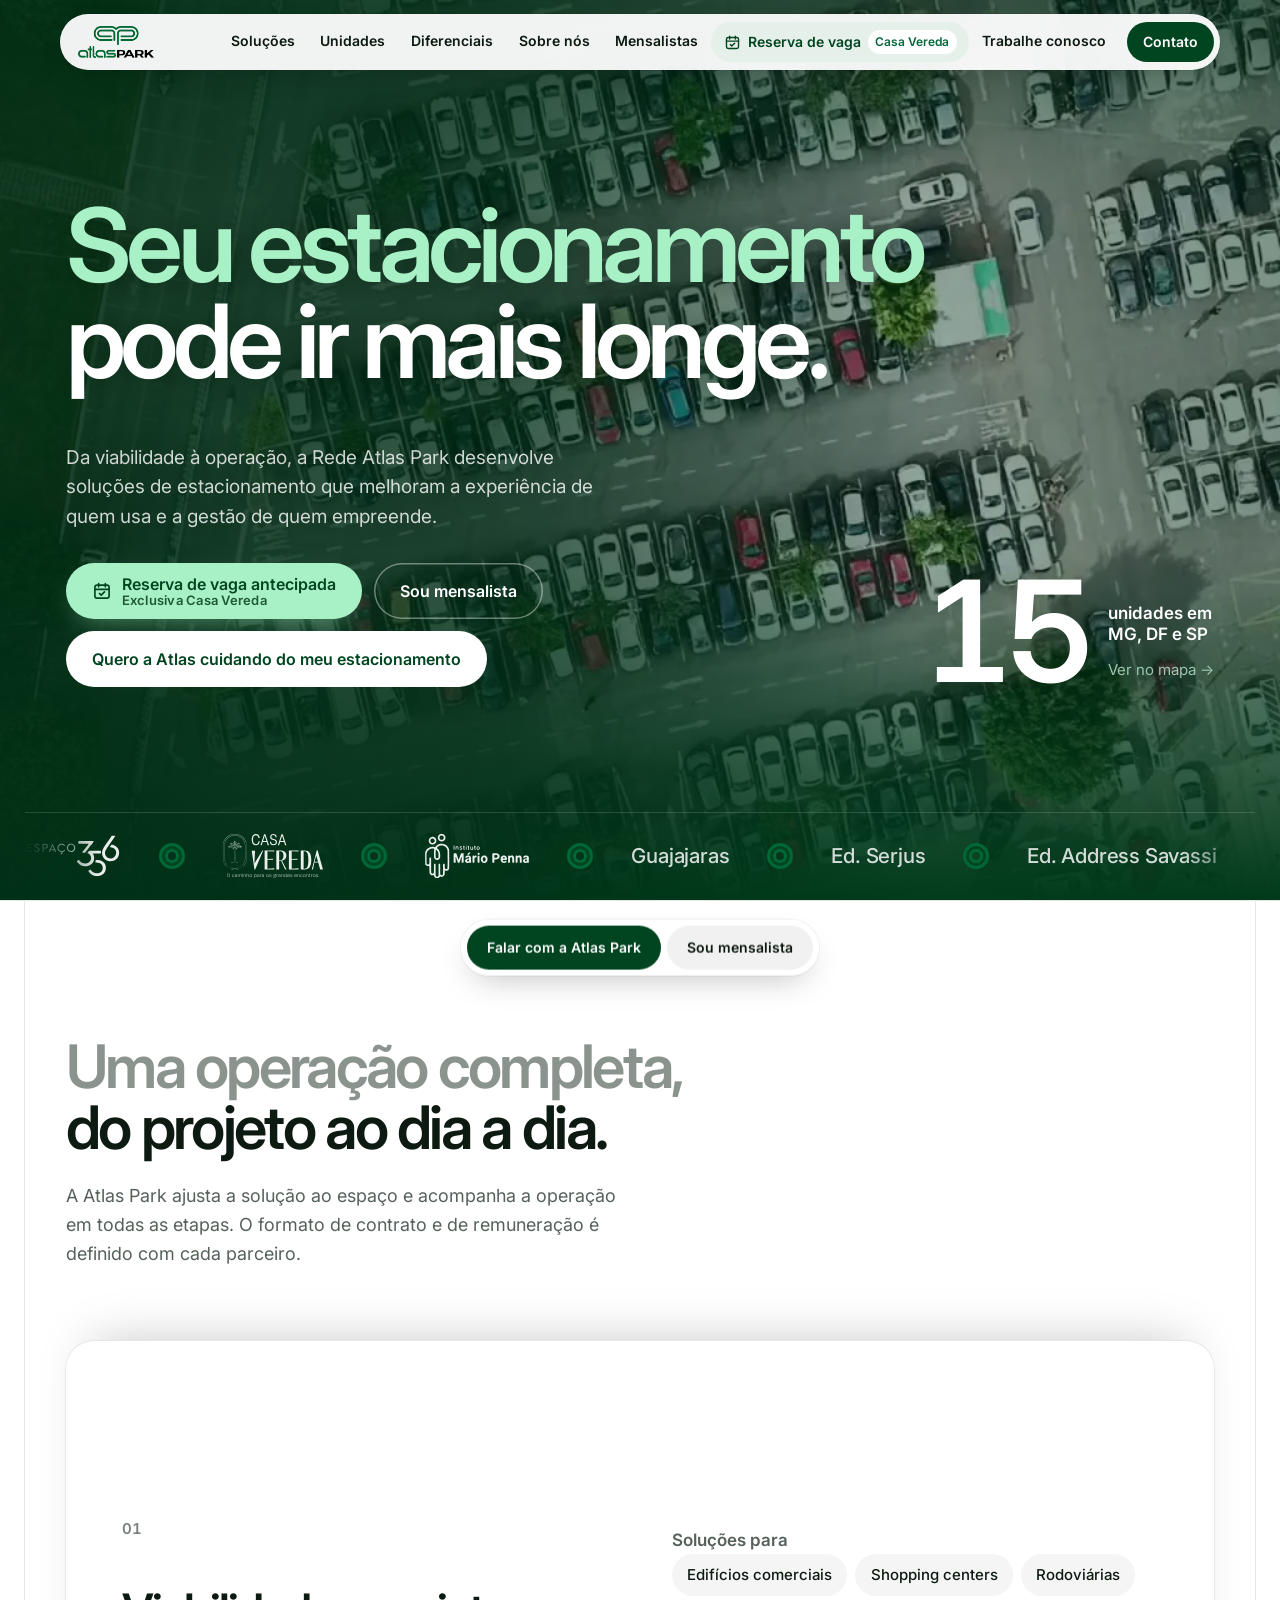
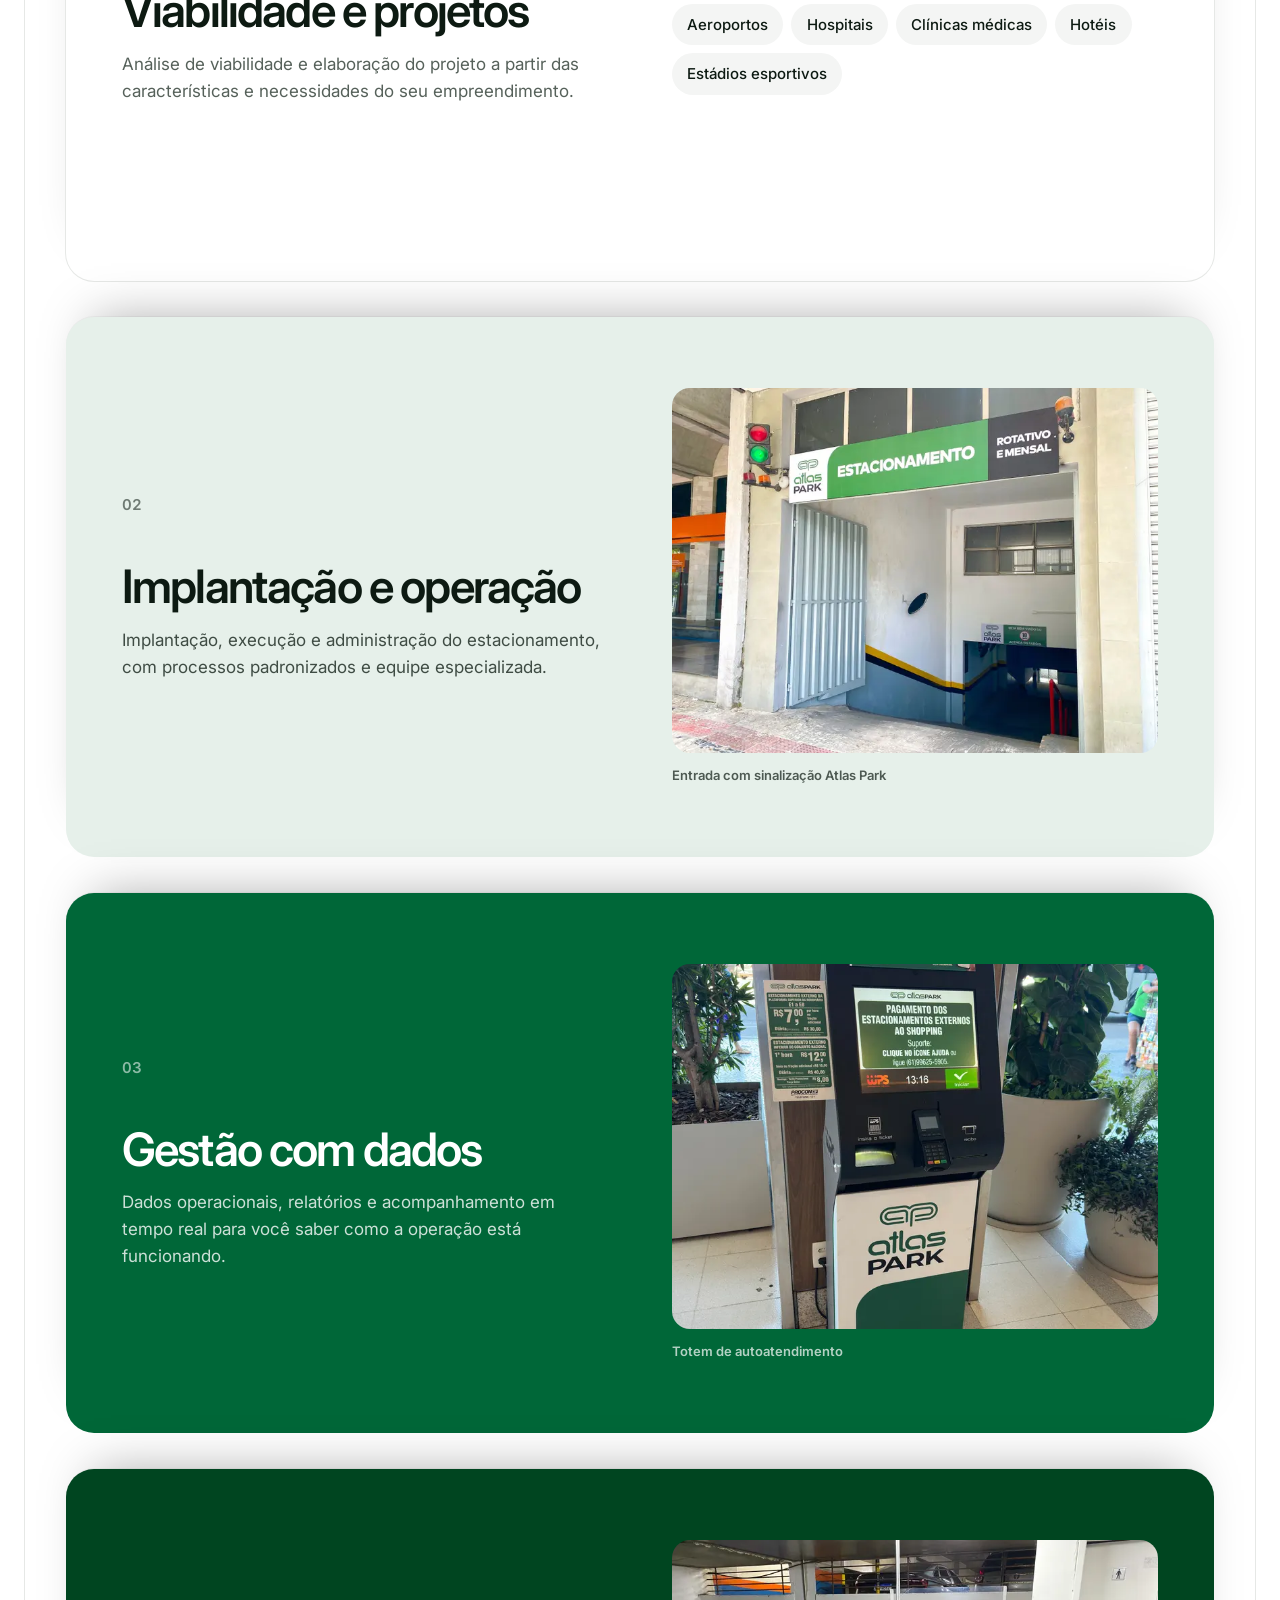
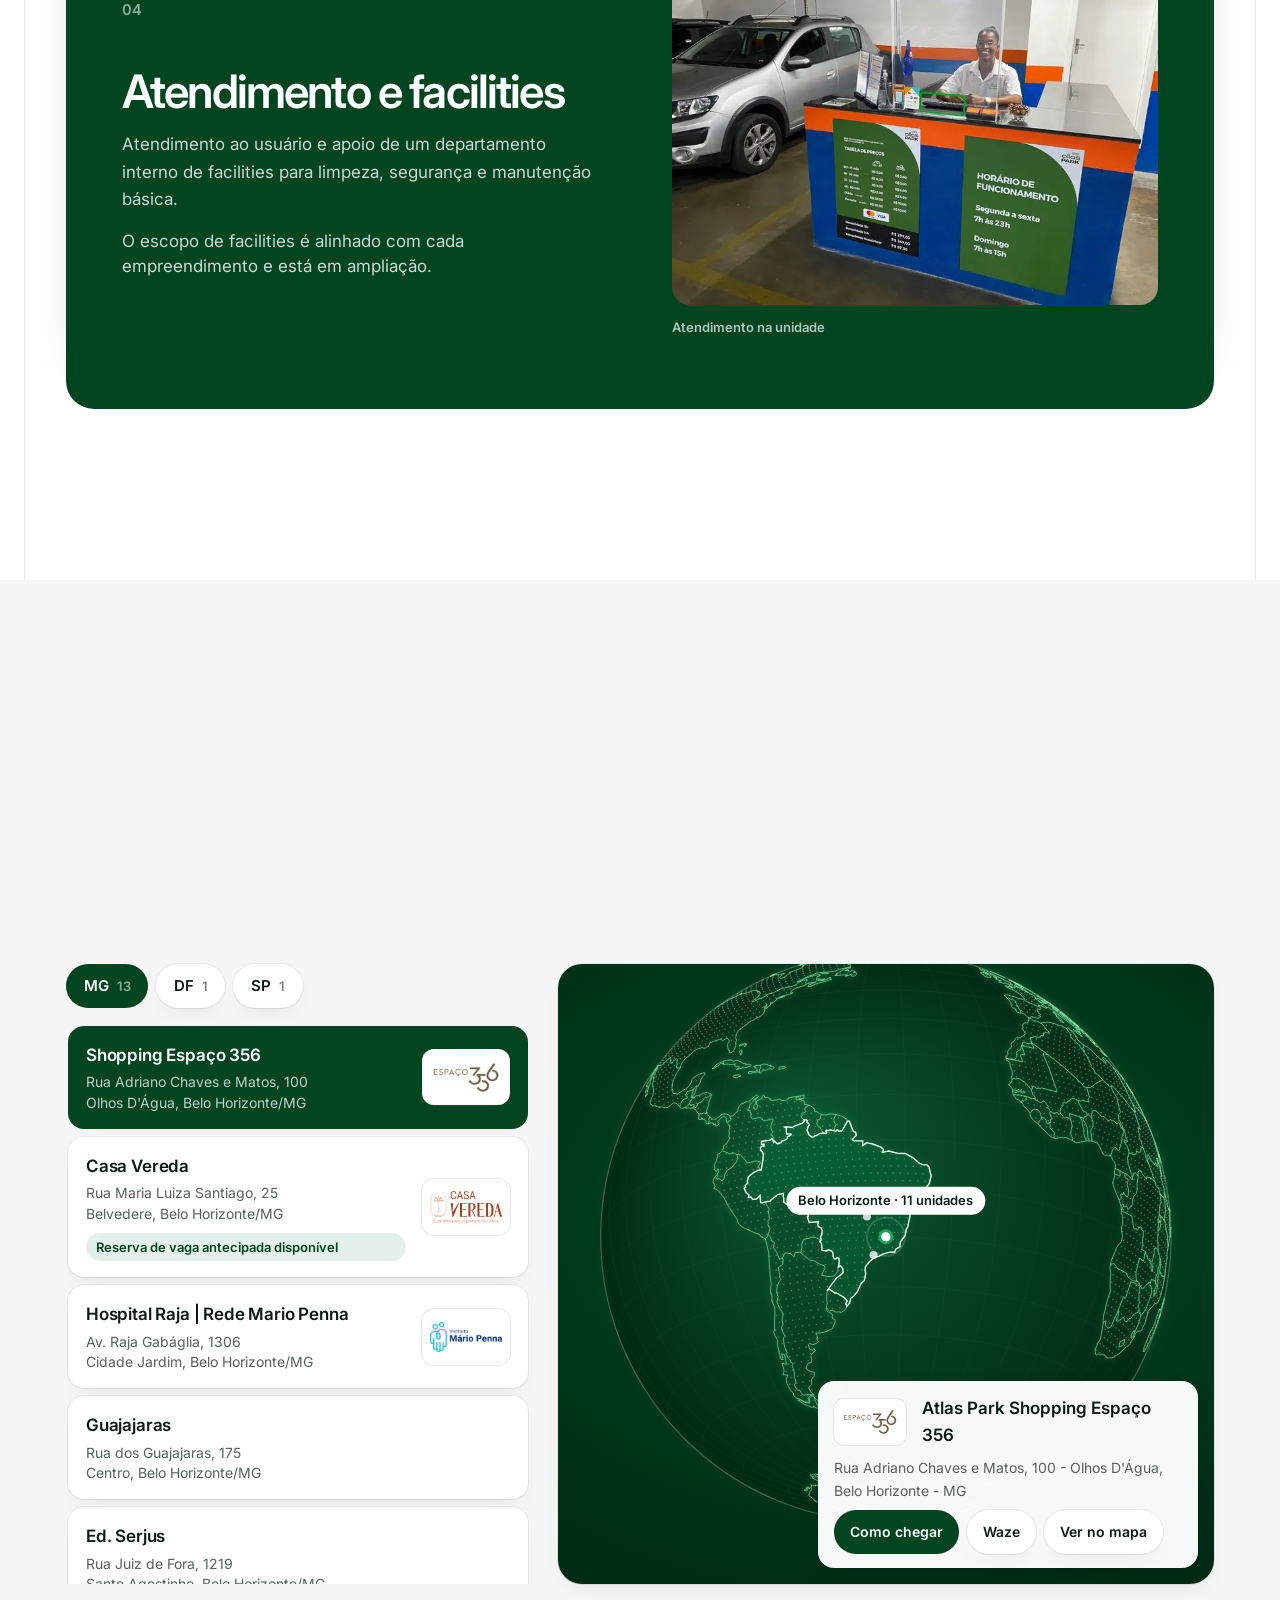
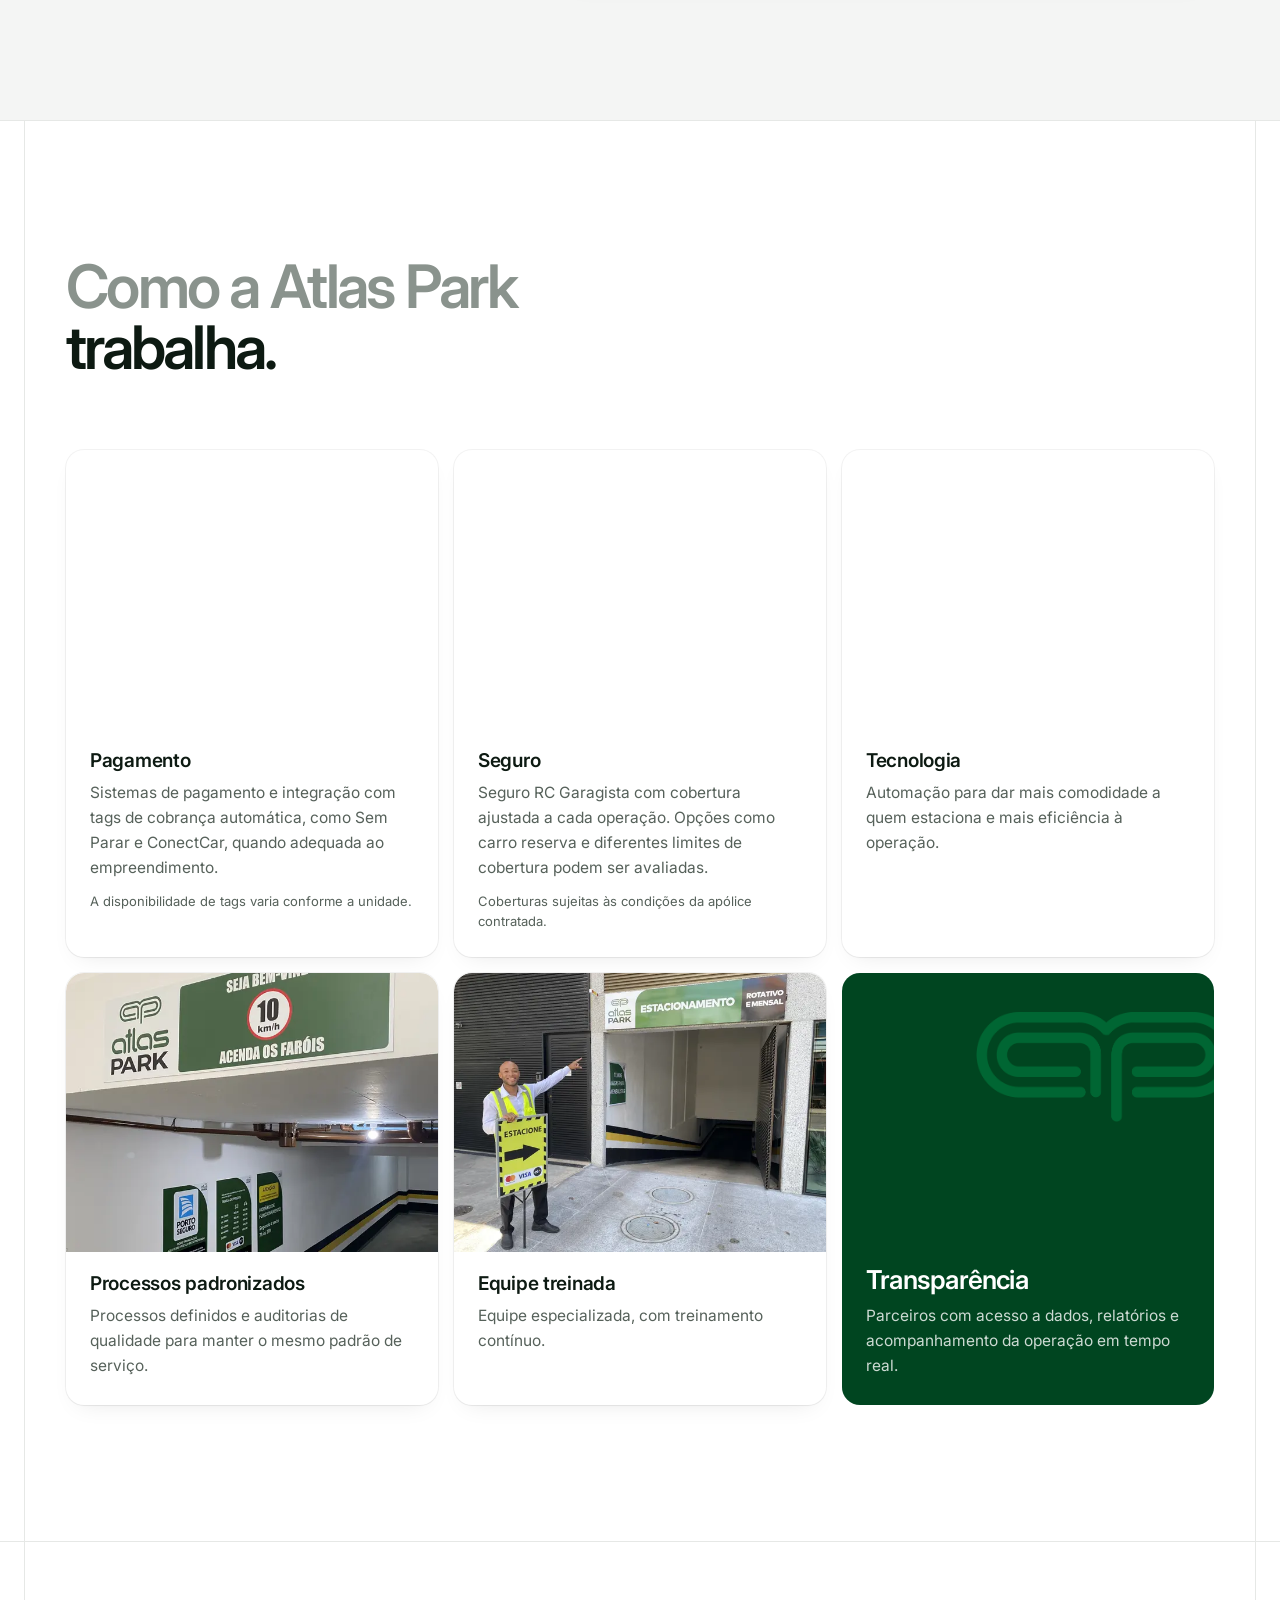
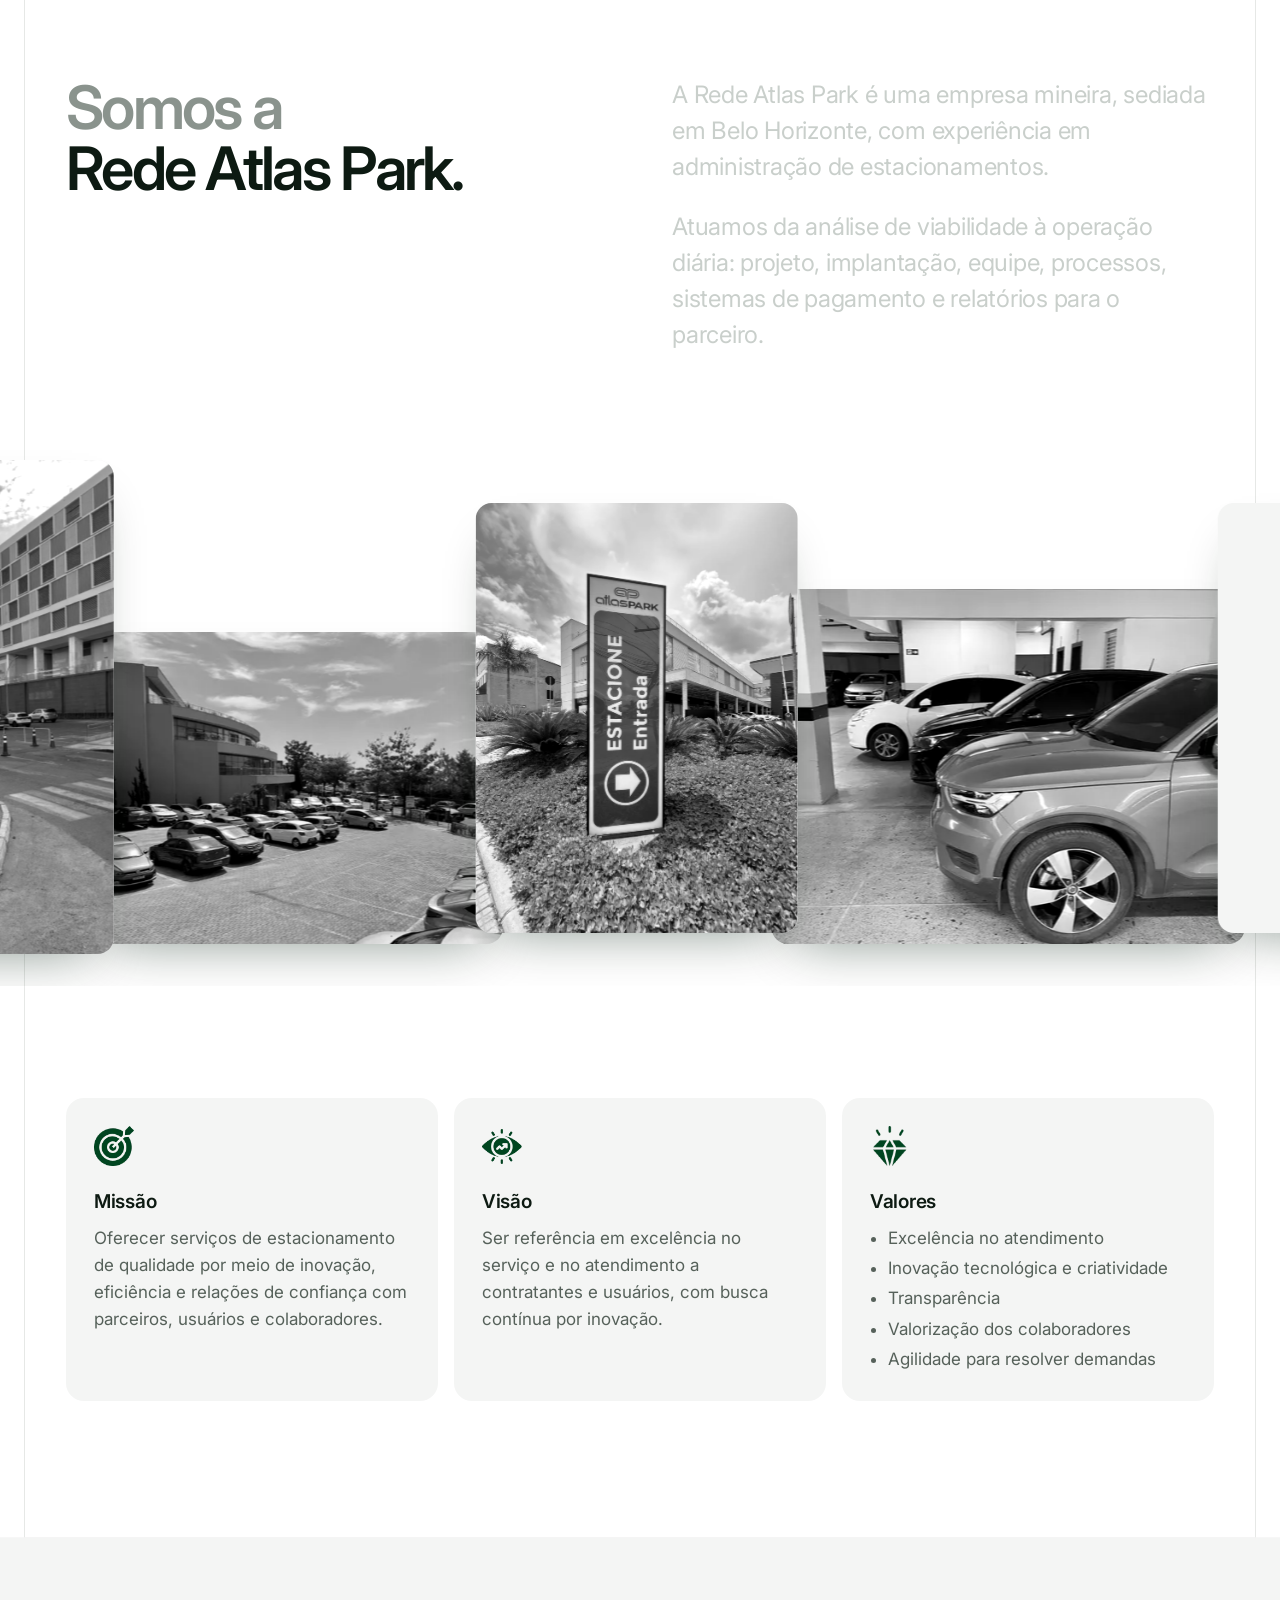
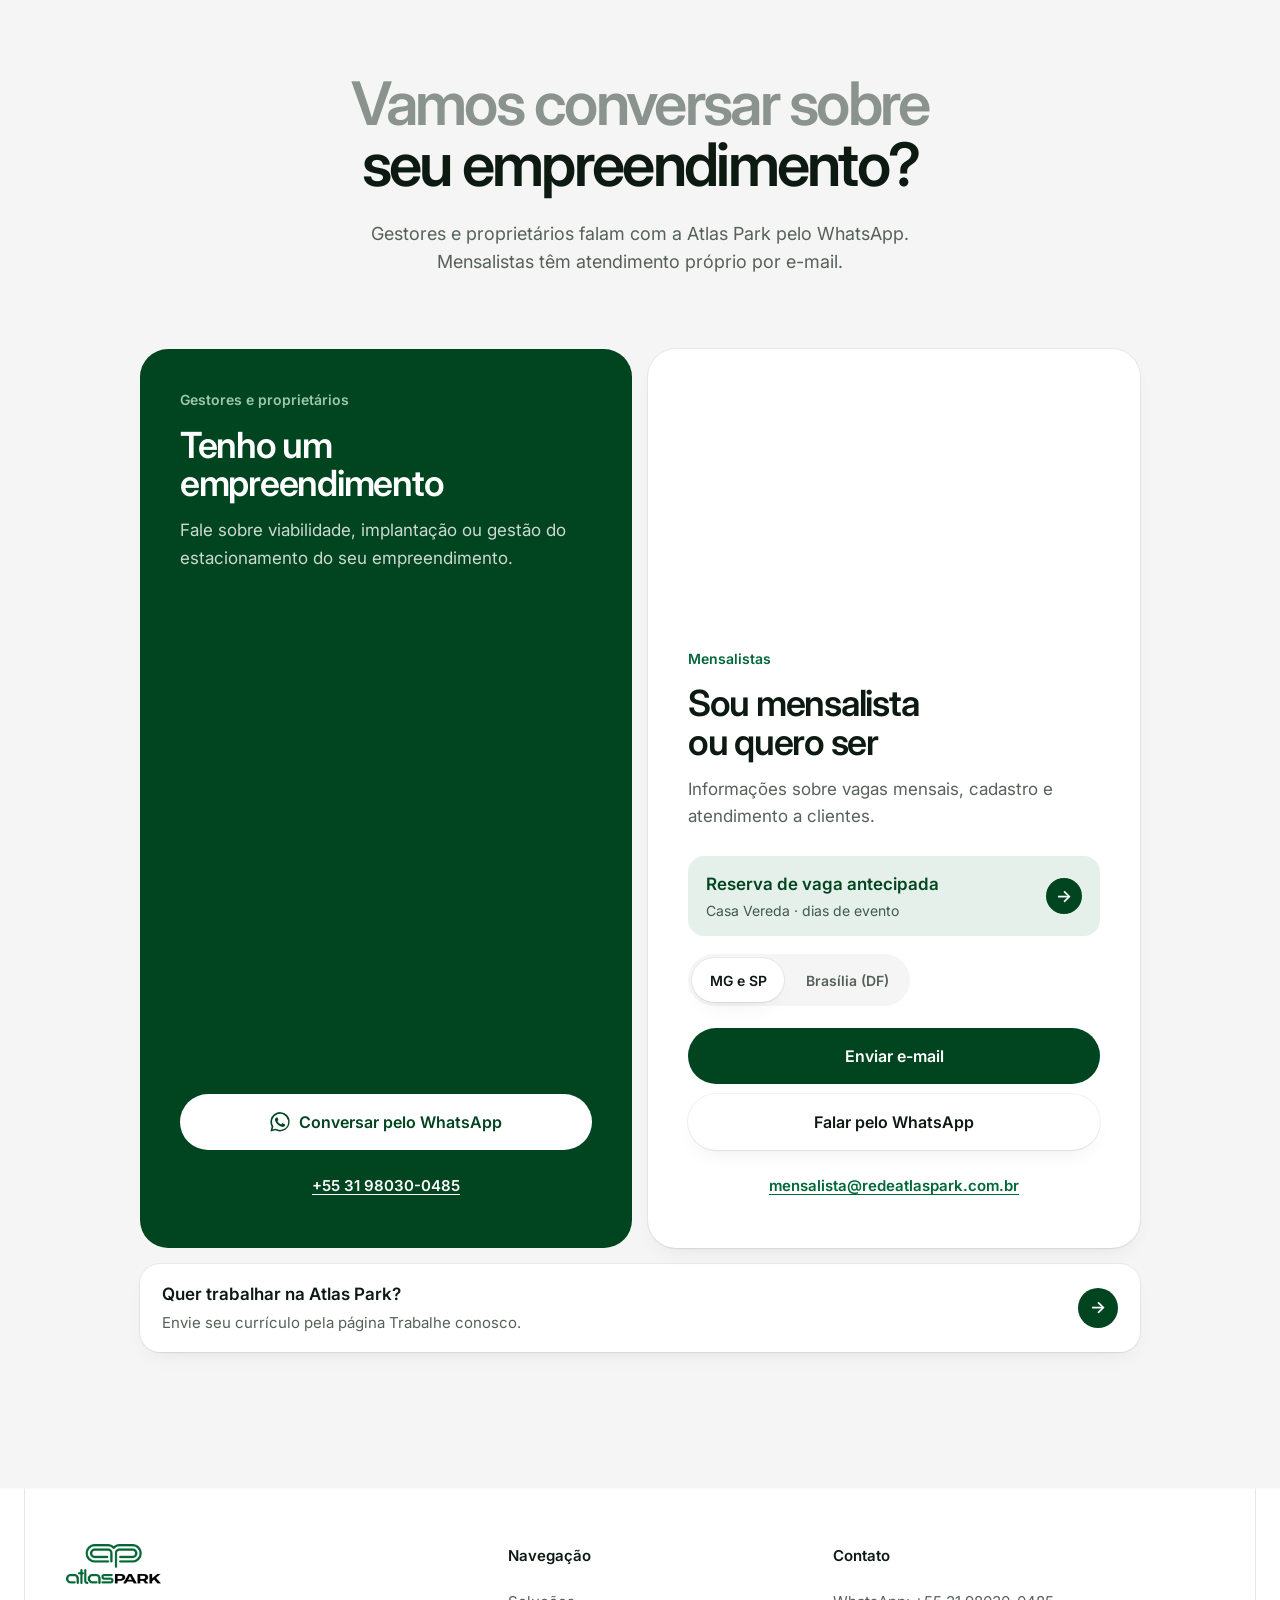
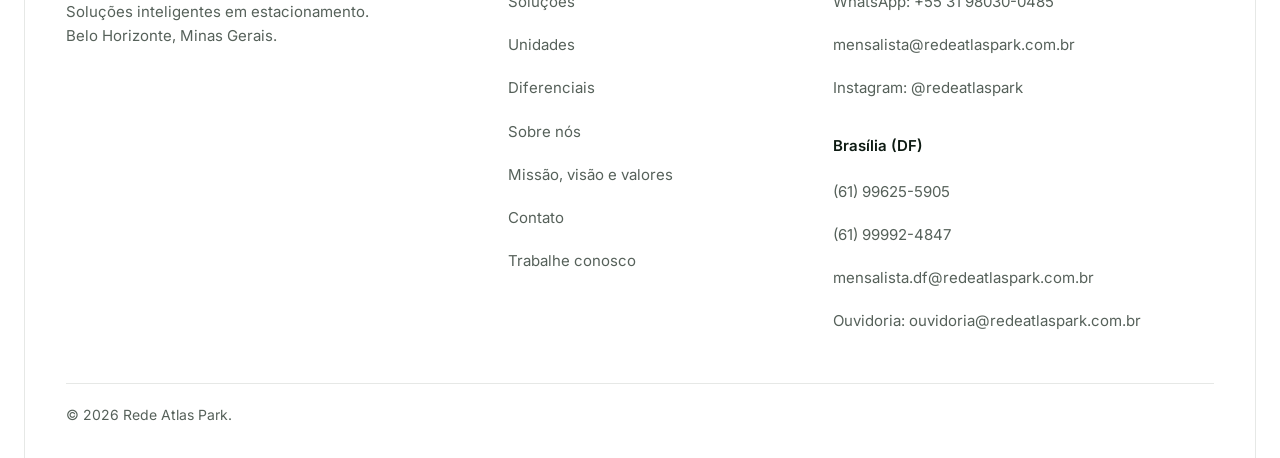
<file: index.html>
<!doctype html>
<html lang="pt-BR">
<head>
  <meta charset="utf-8">
  <meta name="viewport" content="width=device-width, initial-scale=1, viewport-fit=cover">
  <title>Rede Atlas Park | Soluções inteligentes em estacionamento</title>
  <meta name="description" content="Da análise de viabilidade à operação, a Rede Atlas Park desenvolve soluções de estacionamento para empreendimentos. Empresa mineira sediada em Belo Horizonte.">
  <meta name="theme-color" content="#004520">
  <meta property="og:site_name" content="Rede Atlas Park">
  <meta property="og:locale" content="pt_BR">
  <meta property="og:type" content="website">
  <meta property="og:title" content="Rede Atlas Park | Soluções inteligentes em estacionamento">
  <meta property="og:description" content="Da viabilidade à operação, soluções de estacionamento ajustadas a cada empreendimento.">
  <meta property="og:url" content="https://www.redeatlaspark.com.br/">
  <meta property="og:image" content="https://www.redeatlaspark.com.br/assets/og-atlas-park-2.jpg">
  <meta property="og:image:secure_url" content="https://www.redeatlaspark.com.br/assets/og-atlas-park-2.jpg">
  <meta property="og:image:type" content="image/jpeg">
  <meta property="og:image:width" content="1200">
  <meta property="og:image:height" content="630">
  <meta property="og:image:alt" content="Logo Atlas Park: soluções inteligentes em estacionamento">
  <meta name="twitter:card" content="summary_large_image">
  <link rel="canonical" href="https://www.redeatlaspark.com.br/">
  <link rel="icon" type="image/png" sizes="48x48" href="assets/favicon-48.png">
  <link rel="apple-touch-icon" href="assets/apple-touch-icon.png">
  <link rel="preconnect" href="https://fonts.googleapis.com">
  <link rel="preconnect" href="https://fonts.gstatic.com" crossorigin>
  <link href="https://fonts.googleapis.com/css2?family=Inter:wght@400;500;600&display=swap" rel="stylesheet">
  <link rel="preload" as="image" href="assets/video/hero-desktop-poster.webp" media="(orientation: landscape)">
  <link rel="preload" as="image" href="assets/video/hero-mobile-poster.webp" media="(orientation: portrait)">
  <link rel="stylesheet" href="styles.css">
  <script>document.documentElement.classList.add('js');</script>
  <script type="application/ld+json">
{
  "@context": "https://schema.org",
  "@type": "Organization",
  "name": "Rede Atlas Park",
  "url": "https://redeatlaspark.com.br/",
  "telephone": "+55 31 98030-0485",
  "sameAs": [
    "https://www.instagram.com/redeatlaspark/"
  ],
  "subOrganization": [
    {
      "@type": "ParkingFacility",
      "name": "Atlas Park Shopping Espaço 356",
      "address": {
        "@type": "PostalAddress",
        "streetAddress": "Rua Adriano Chaves e Matos, 100",
        "addressLocality": "Belo Horizonte",
        "addressRegion": "MG",
        "addressCountry": "BR"
      }
    },
    {
      "@type": "ParkingFacility",
      "name": "Atlas Park Casa Vereda",
      "address": {
        "@type": "PostalAddress",
        "streetAddress": "Rua Maria Luiza Santiago, 25",
        "addressLocality": "Belo Horizonte",
        "addressRegion": "MG",
        "addressCountry": "BR"
      }
    },
    {
      "@type": "ParkingFacility",
      "name": "Atlas Park Hospital Raja | Rede Mario Penna",
      "address": {
        "@type": "PostalAddress",
        "streetAddress": "Av. Raja Gabáglia, 1306",
        "addressLocality": "Belo Horizonte",
        "addressRegion": "MG",
        "addressCountry": "BR"
      }
    },
    {
      "@type": "ParkingFacility",
      "name": "Atlas Park Guajajaras",
      "address": {
        "@type": "PostalAddress",
        "streetAddress": "Rua dos Guajajaras, 175",
        "addressLocality": "Belo Horizonte",
        "addressRegion": "MG",
        "addressCountry": "BR"
      }
    },
    {
      "@type": "ParkingFacility",
      "name": "Atlas Park Ed. Serjus",
      "address": {
        "@type": "PostalAddress",
        "streetAddress": "Rua Juiz de Fora, 1219",
        "addressLocality": "Belo Horizonte",
        "addressRegion": "MG",
        "addressCountry": "BR"
      }
    },
    {
      "@type": "ParkingFacility",
      "name": "Atlas Park Ed. Address Savassi",
      "address": {
        "@type": "PostalAddress",
        "streetAddress": "Rua Alagoas, 581",
        "addressLocality": "Belo Horizonte",
        "addressRegion": "MG",
        "addressCountry": "BR"
      }
    },
    {
      "@type": "ParkingFacility",
      "name": "Atlas Park Afonso Pena",
      "address": {
        "@type": "PostalAddress",
        "streetAddress": "Av. Afonso Pena, 3880",
        "addressLocality": "Belo Horizonte",
        "addressRegion": "MG",
        "addressCountry": "BR"
      }
    },
    {
      "@type": "ParkingFacility",
      "name": "Atlas Park Shopping Contemporâneo Mall",
      "address": {
        "@type": "PostalAddress",
        "streetAddress": "Av. João César de Oliveira, 5757",
        "addressLocality": "Contagem",
        "addressRegion": "MG",
        "addressCountry": "BR"
      }
    },
    {
      "@type": "ParkingFacility",
      "name": "Atlas Park Shopping Vettore Mall",
      "address": {
        "@type": "PostalAddress",
        "streetAddress": "Av. Antônio Abrahão Caram, 252",
        "addressLocality": "Belo Horizonte",
        "addressRegion": "MG",
        "addressCountry": "BR"
      }
    },
    {
      "@type": "ParkingFacility",
      "name": "Atlas Park Ed. Horizonte",
      "address": {
        "@type": "PostalAddress",
        "streetAddress": "Rua Roma, 561",
        "addressLocality": "Belo Horizonte",
        "addressRegion": "MG",
        "addressCountry": "BR"
      }
    },
    {
      "@type": "ParkingFacility",
      "name": "Atlas Park Ed. Villa Madrid",
      "address": {
        "@type": "PostalAddress",
        "streetAddress": "Rua dos Guajajaras, 718",
        "addressLocality": "Belo Horizonte",
        "addressRegion": "MG",
        "addressCountry": "BR"
      }
    },
    {
      "@type": "ParkingFacility",
      "name": "Atlas Park WO Center",
      "address": {
        "@type": "PostalAddress",
        "streetAddress": "Av. Professor Mario Werneck, 434",
        "addressLocality": "Belo Horizonte",
        "addressRegion": "MG",
        "addressCountry": "BR"
      }
    },
    {
      "@type": "ParkingFacility",
      "name": "Atlas Park Serena Mall",
      "address": {
        "@type": "PostalAddress",
        "streetAddress": "Rod. Januário Carneiro, 8625",
        "addressLocality": "Nova Lima",
        "addressRegion": "MG",
        "addressCountry": "BR"
      }
    },
    {
      "@type": "ParkingFacility",
      "name": "Atlas Park Rodoviária do Plano Piloto",
      "telephone": ["+55 61 99625-5905", "+55 61 99992-4847"],
      "email": "mensalista.df@redeatlaspark.com.br",
      "address": {
        "@type": "PostalAddress",
        "streetAddress": "Eixo Rodoviário de Brasília, S/N",
        "addressLocality": "Brasília",
        "addressRegion": "DF",
        "addressCountry": "BR"
      }
    },
    {
      "@type": "ParkingFacility",
      "name": "Atlas Park MCA Oncoclínicas",
      "address": {
        "@type": "PostalAddress",
        "streetAddress": "Rua Luís Coelho, 197",
        "addressLocality": "São Paulo",
        "addressRegion": "SP",
        "addressCountry": "BR"
      }
    }
  ]
}
  </script>
</head>
<body>
  <a class="skip-link" href="#conteudo">Pular para o conteúdo</a>

  <header class="site-header">
    <div class="header-pill">
      <a class="brand" href="#inicio" aria-label="Rede Atlas Park, início">
        <img src="assets/logo-atlas-park-300.png" alt="Atlas Park" width="96" height="40">
      </a>

      <nav class="main-nav" id="menu" aria-label="Menu principal">
        <ul>
          <li><a href="#solucoes">Soluções</a></li>
          <li><a href="#unidades">Unidades</a></li>
          <li><a href="#diferencial">Diferenciais</a></li>
          <li><a href="#quemsomos">Sobre nós</a></li>
          <li><a href="#mensalistas">Mensalistas</a></li>
          <li class="nav-reserve-item"><a class="nav-reserve" href="reserva" data-modal-open="reserva-modal"><svg class="btn-icon btn-icon-line" viewBox="0 0 24 24" aria-hidden="true"><rect x="3.5" y="5" width="17" height="15.5" rx="2.5"/><path d="M3.5 10h17M8 3v4M16 3v4M9 15l2 2 4-4"/></svg><span>Reserva de vaga</span><small>Casa Vereda</small></a></li>
          <li class="nav-jobs-item"><a href="trabalhe-conosco">Trabalhe conosco</a></li>
        </ul>
        <a class="btn btn-dark btn-sm nav-cta" href="#contato">Contato</a>
      </nav>

      <button class="menu-toggle" type="button" aria-controls="menu" aria-expanded="false">
        <span class="sr-only">Abrir menu</span>
        <span class="menu-dots" aria-hidden="true"><i></i><i></i><i></i></span>
      </button>
    </div>
  </header>

  <div class="page">
    <main id="conteudo">

      <!-- Hero -->
      <section class="hero band band-dark" id="inicio" aria-labelledby="hero-title">
        <!-- Vídeo de fundo: tomadas aéreas dos estacionamentos (sem som, em loop).
             Horizontal no computador, vertical no celular; escolhido em script.js. -->
        <div class="hero-media" aria-hidden="true">
          <video class="hero-video" data-hero-video muted playsinline loop autoplay preload="none" disableremoteplayback
            data-src-landscape="https://pub-dfd14236a91140a5a1e41c79f0a83fe4.r2.dev/atlas/hero-desktop.mp4" data-src-portrait="https://pub-dfd14236a91140a5a1e41c79f0a83fe4.r2.dev/atlas/hero-mobile.mp4"></video>
        </div>

        <div class="hero-main">
          <h1 id="hero-title" data-reveal><span class="muted">Seu estacionamento</span> pode ir mais longe.</h1>
          <div class="hero-row">
            <div class="hero-intro">
              <p class="lead" data-reveal style="--d:1">
                Da viabilidade à operação, a Rede Atlas Park desenvolve soluções de estacionamento
                que melhoram a experiência de quem usa e a gestão de quem empreende.
              </p>
              <div class="hero-actions" data-reveal style="--d:2">
                <a class="btn btn-reserve btn-lg" href="reserva" data-modal-open="reserva-modal" data-cta="hero-reserva" aria-label="Reserva de vaga antecipada, exclusiva da unidade Casa Vereda"><svg class="btn-icon btn-icon-line" viewBox="0 0 24 24" aria-hidden="true"><rect x="3.5" y="5" width="17" height="15.5" rx="2.5"/><path d="M3.5 10h17M8 3v4M16 3v4M9 15l2 2 4-4"/></svg><span class="btn-reserve-text">Reserva de vaga antecipada<small>Exclusiva Casa Vereda</small></span></a>
                <a class="btn btn-outline btn-lg" href="#mensalistas">Sou mensalista</a>
                <a class="btn btn-white btn-lg" href="https://api.whatsapp.com/send/?phone=5531980300485&amp;text=Ol%C3%A1%21+Gostaria+de+conhecer+a+Rede+Atlas+Park&amp;type=phone_number&amp;app_absent=0" target="_blank" rel="noopener" data-cta="hero-gestor">Quero a Atlas cuidando do meu estacionamento</a>
              </div>
            </div>
            <a class="hero-stat" href="#unidades" data-reveal style="--d:3">
              <span class="hero-stat-num" data-count="15">15</span>
              <span class="hero-stat-text">
                <span class="hero-stat-label">unidades em<br>MG, DF e SP</span>
                <span class="hero-stat-link">Ver no mapa <span aria-hidden="true">→</span></span>
              </span>
            </a>
          </div>
        </div>

        <div class="hero-ticker" aria-label="Unidades Atlas Park">
          <div class="ticker-viewport">
            <ul class="ticker-track">
              <li class="ticker-logo"><img src="assets/unidades/espaco-356-branco.svg" alt="Shopping Espaço 356" loading="lazy" decoding="async"></li>
              <li class="ticker-logo"><img src="assets/unidades/casa-vereda-branco.svg" alt="Casa Vereda" loading="lazy" decoding="async"></li>
              <li class="ticker-logo"><img src="assets/unidades/mario-penna-branco.svg" alt="Hospital Raja | Rede Mario Penna" loading="lazy" decoding="async"></li>
              <li>Guajajaras</li>
              <li>Ed. Serjus</li>
              <li>Ed. Address Savassi</li>
              <li>Afonso Pena</li>
              <li class="ticker-logo"><img src="assets/unidades/contemporaneo-mall-branco.svg" alt="Shopping Contemporâneo Mall" loading="lazy" decoding="async"></li>
              <li>Shopping Vettore Mall</li>
              <li>Ed. Horizonte</li>
              <li>Ed. Villa Madrid</li>
              <li class="ticker-logo"><img src="assets/unidades/wo-center-branco.svg" alt="WO Center" loading="lazy" decoding="async"></li>
              <li class="ticker-logo"><img src="assets/unidades/serena-mall-branco.svg" alt="Serena Mall" loading="lazy" decoding="async"></li>
              <li>Rodoviária do Plano Piloto</li>
              <li class="ticker-logo"><img src="assets/unidades/oncoclinicas-branco.svg" alt="MCA Oncoclínicas" loading="lazy" decoding="async"></li>
            </ul>
            <ul class="ticker-track" aria-hidden="true">
              <li class="ticker-logo"><img src="assets/unidades/espaco-356-branco.svg" alt="" loading="lazy" decoding="async"></li>
              <li class="ticker-logo"><img src="assets/unidades/casa-vereda-branco.svg" alt="" loading="lazy" decoding="async"></li>
              <li class="ticker-logo"><img src="assets/unidades/mario-penna-branco.svg" alt="" loading="lazy" decoding="async"></li>
              <li>Guajajaras</li>
              <li>Ed. Serjus</li>
              <li>Ed. Address Savassi</li>
              <li>Afonso Pena</li>
              <li class="ticker-logo"><img src="assets/unidades/contemporaneo-mall-branco.svg" alt="" loading="lazy" decoding="async"></li>
              <li>Shopping Vettore Mall</li>
              <li>Ed. Horizonte</li>
              <li>Ed. Villa Madrid</li>
              <li class="ticker-logo"><img src="assets/unidades/wo-center-branco.svg" alt="" loading="lazy" decoding="async"></li>
              <li class="ticker-logo"><img src="assets/unidades/serena-mall-branco.svg" alt="" loading="lazy" decoding="async"></li>
              <li>Rodoviária do Plano Piloto</li>
              <li class="ticker-logo"><img src="assets/unidades/oncoclinicas-branco.svg" alt="" loading="lazy" decoding="async"></li>
            </ul>
          </div>
        </div>
      </section>

      <!-- Soluções: cartões empilhados -->
      <section class="band section" id="solucoes" aria-labelledby="solucoes-title">
        <header class="section-head">
          <h2 id="solucoes-title" data-reveal><span class="muted">Uma operação completa,</span> do projeto ao dia a dia.</h2>
          <p class="section-text" data-reveal style="--d:1">
            A Atlas Park ajusta a solução ao espaço e acompanha a operação em todas as etapas.
            O formato de contrato e de remuneração é definido com cada parceiro.
          </p>
        </header>

        <ol class="stack" data-stack>
          <li class="stack-card tone-1" style="--i:0">
            <div class="stack-copy">
              <span class="stack-num">01</span>
              <h3>Viabilidade e projetos</h3>
              <p>Análise de viabilidade e elaboração do projeto a partir das características e necessidades do seu empreendimento.</p>
            </div>
            <div class="stack-aside">
              <p class="stack-aside-title">Soluções para</p>
              <ul class="chips">
                <li>Edifícios comerciais</li>
                <li>Shopping centers</li>
                <li>Rodoviárias</li>
                <li>Aeroportos</li>
                <li>Hospitais</li>
                <li>Clínicas médicas</li>
                <li>Hotéis</li>
                <li>Estádios esportivos</li>
              </ul>
            </div>
          </li>

          <li class="stack-card tone-2" style="--i:1">
            <div class="stack-copy">
              <span class="stack-num">02</span>
              <h3>Implantação e operação</h3>
              <p>Implantação, execução e administração do estacionamento, com processos padronizados e equipe especializada.</p>
            </div>
            <figure class="stack-media">
              <img src="assets/fotos/entrada-rotativo-mensal-720.webp" srcset="assets/fotos/entrada-rotativo-mensal-720.webp 720w, assets/fotos/entrada-rotativo-mensal-1200.webp 1200w" sizes="(min-width: 860px) 45vw, 90vw" alt="Entrada de estacionamento com placa Atlas Park: estacionamento rotativo e mensal" width="720" height="540" loading="lazy" decoding="async">
              <figcaption>Entrada com sinalização Atlas Park</figcaption>
            </figure>
          </li>

          <li class="stack-card tone-3" style="--i:2">
            <div class="stack-copy">
              <span class="stack-num">03</span>
              <h3>Gestão com dados</h3>
              <p>Dados operacionais, relatórios e acompanhamento em tempo real para você saber como a operação está funcionando.</p>
            </div>
            <figure class="stack-media">
              <img src="assets/fotos/totem-autoatendimento-720.webp" srcset="assets/fotos/totem-autoatendimento-720.webp 720w, assets/fotos/totem-autoatendimento-1200.webp 1200w" sizes="(min-width: 860px) 45vw, 90vw" alt="Totem de autoatendimento Atlas Park para pagamento do estacionamento" width="720" height="540" loading="lazy" decoding="async">
              <figcaption>Totem de autoatendimento</figcaption>
            </figure>
          </li>

          <li class="stack-card tone-4" style="--i:3">
            <div class="stack-copy">
              <span class="stack-num">04</span>
              <h3>Atendimento e facilities</h3>
              <p>Atendimento ao usuário e apoio de um departamento interno de facilities para limpeza, segurança e manutenção básica.</p>
              <p class="note">O escopo de facilities é alinhado com cada empreendimento e está em ampliação.</p>
            </div>
            <figure class="stack-media">
              <img src="assets/fotos/atendimento-cabine-720.webp" srcset="assets/fotos/atendimento-cabine-720.webp 720w, assets/fotos/atendimento-cabine-1200.webp 1200w" sizes="(min-width: 860px) 45vw, 90vw" alt="Atendente na cabine de uma unidade Atlas Park, com quadro de horário de funcionamento" width="720" height="540" loading="lazy" decoding="async">
              <figcaption>Atendimento na unidade</figcaption>
            </figure>
          </li>
        </ol>
      </section>

      <!-- Unidades -->
      <section class="band section band-tint" id="unidades" aria-labelledby="unidades-title">
        <header class="section-head">
          <h2 id="unidades-title" data-reveal><span class="muted">15 unidades em</span> MG, DF e SP.</h2>
          <p class="section-text" data-reveal style="--d:1">Escolha uma unidade para localizá-la no globo e traçar a rota.</p>
        </header>

        <div class="units" data-units>
          <div class="units-panel">
            <div class="units-tabs" role="tablist" aria-label="Estados">
            <button class="units-tab" type="button" role="tab" id="tab-MG" aria-controls="lista-MG" aria-selected="true" data-uf="MG">MG <span>13</span><span class="sr-only"> unidades em Minas Gerais</span></button>
            <button class="units-tab" type="button" role="tab" id="tab-DF" aria-controls="lista-DF" aria-selected="false" data-uf="DF">DF <span>1</span><span class="sr-only"> unidades em Distrito Federal</span></button>
            <button class="units-tab" type="button" role="tab" id="tab-SP" aria-controls="lista-SP" aria-selected="false" data-uf="SP">SP <span>1</span><span class="sr-only"> unidades em São Paulo</span></button>
            </div>
            <ul class="units-list" role="tabpanel" id="lista-MG" aria-labelledby="tab-MG">
              <li>
                <a class="unit" href="https://www.google.com/maps/search/?api=1&amp;query=Rua%20Adriano%20Chaves%20e%20Matos%2C%20100%20-%20Olhos%20D'%C3%81gua%2C%20Belo%20Horizonte%20-%20MG" target="_blank" rel="noopener" data-address="Rua Adriano Chaves e Matos, 100 - Olhos D'Água, Belo Horizonte - MG" data-name="Atlas Park Shopping Espaço 356" data-logo="assets/unidades/espaco-356.png" data-logo-alt="Logo Espaço 356" data-lat="-19.917" data-lng="-43.934" data-city="Belo Horizonte">
                  <span class="unit-logo"><img src="assets/unidades/espaco-356.png" alt="Logo Espaço 356" loading="lazy" decoding="async"></span>
                  <span class="unit-name">Shopping Espaço 356</span>
                  <span class="unit-addr">Rua Adriano Chaves e Matos, 100<br>Olhos D'Água, Belo Horizonte/MG</span>
                </a>
              </li>
              <li>
                <a class="unit" href="https://www.google.com/maps/search/?api=1&amp;query=Rua%20Maria%20Luiza%20Santiago%2C%2025%20-%20Belvedere%2C%20Belo%20Horizonte%20-%20MG" target="_blank" rel="noopener" data-address="Rua Maria Luiza Santiago, 25 - Belvedere, Belo Horizonte - MG" data-name="Atlas Park Casa Vereda" data-reserve="casa-vereda" data-logo="assets/unidades/casa-vereda.svg" data-logo-alt="Logo Casa Vereda" data-lat="-19.917" data-lng="-43.934" data-city="Belo Horizonte">
                  <span class="unit-logo"><img src="assets/unidades/casa-vereda.svg" alt="Logo Casa Vereda" loading="lazy" decoding="async"></span>
                  <span class="unit-name">Casa Vereda</span>
                  <span class="unit-addr">Rua Maria Luiza Santiago, 25<br>Belvedere, Belo Horizonte/MG</span>
                  <span class="unit-note">Reserva de vaga antecipada disponível</span>
                </a>
              </li>
              <li>
                <a class="unit" href="https://www.google.com/maps/search/?api=1&amp;query=Av.%20Raja%20Gab%C3%A1glia%2C%201306%20-%20Cidade%20Jardim%2C%20Belo%20Horizonte%20-%20MG" target="_blank" rel="noopener" data-address="Av. Raja Gabáglia, 1306 - Cidade Jardim, Belo Horizonte - MG" data-name="Atlas Park Hospital Raja | Rede Mario Penna" data-logo="assets/unidades/mario-penna.png" data-logo-alt="Logo Instituto Mário Penna" data-lat="-19.917" data-lng="-43.934" data-city="Belo Horizonte">
                  <span class="unit-logo"><img src="assets/unidades/mario-penna.png" alt="Logo Instituto Mário Penna" loading="lazy" decoding="async"></span>
                  <span class="unit-name">Hospital Raja | Rede Mario Penna</span>
                  <span class="unit-addr">Av. Raja Gabáglia, 1306<br>Cidade Jardim, Belo Horizonte/MG</span>
                </a>
              </li>
              <li>
                <a class="unit" href="https://www.google.com/maps/search/?api=1&amp;query=Rua%20dos%20Guajajaras%2C%20175%20-%20Centro%2C%20Belo%20Horizonte%20-%20MG" target="_blank" rel="noopener" data-address="Rua dos Guajajaras, 175 - Centro, Belo Horizonte - MG" data-name="Atlas Park Guajajaras" data-lat="-19.917" data-lng="-43.934" data-city="Belo Horizonte">
                  <span class="unit-name">Guajajaras</span>
                  <span class="unit-addr">Rua dos Guajajaras, 175<br>Centro, Belo Horizonte/MG</span>
                </a>
              </li>
              <li>
                <a class="unit" href="https://www.google.com/maps/search/?api=1&amp;query=Rua%20Juiz%20de%20Fora%2C%201219%20-%20Santo%20Agostinho%2C%20Belo%20Horizonte%20-%20MG" target="_blank" rel="noopener" data-address="Rua Juiz de Fora, 1219 - Santo Agostinho, Belo Horizonte - MG" data-name="Atlas Park Ed. Serjus" data-lat="-19.917" data-lng="-43.934" data-city="Belo Horizonte">
                  <span class="unit-name">Ed. Serjus</span>
                  <span class="unit-addr">Rua Juiz de Fora, 1219<br>Santo Agostinho, Belo Horizonte/MG</span>
                </a>
              </li>
              <li>
                <a class="unit" href="https://www.google.com/maps/search/?api=1&amp;query=Rua%20Alagoas%2C%20581%20-%20Savassi%2C%20Belo%20Horizonte%20-%20MG" target="_blank" rel="noopener" data-address="Rua Alagoas, 581 - Savassi, Belo Horizonte - MG" data-name="Atlas Park Ed. Address Savassi" data-lat="-19.917" data-lng="-43.934" data-city="Belo Horizonte">
                  <span class="unit-name">Ed. Address Savassi</span>
                  <span class="unit-addr">Rua Alagoas, 581<br>Savassi, Belo Horizonte/MG</span>
                </a>
              </li>
              <li>
                <a class="unit" href="https://www.google.com/maps/search/?api=1&amp;query=Av.%20Afonso%20Pena%2C%203880%20-%20Cruzeiro%2C%20Belo%20Horizonte%20-%20MG" target="_blank" rel="noopener" data-address="Av. Afonso Pena, 3880 - Cruzeiro, Belo Horizonte - MG" data-name="Atlas Park Afonso Pena" data-lat="-19.917" data-lng="-43.934" data-city="Belo Horizonte">
                  <span class="unit-name">Afonso Pena</span>
                  <span class="unit-addr">Av. Afonso Pena, 3880<br>Cruzeiro, Belo Horizonte/MG</span>
                </a>
              </li>
              <li>
                <a class="unit" href="https://www.google.com/maps/search/?api=1&amp;query=Av.%20Jo%C3%A3o%20C%C3%A9sar%20de%20Oliveira%2C%205757%20-%20Eldorado%2C%20Contagem%20-%20MG" target="_blank" rel="noopener" data-address="Av. João César de Oliveira, 5757 - Eldorado, Contagem - MG" data-name="Atlas Park Shopping Contemporâneo Mall" data-logo="assets/unidades/contemporaneo-mall.png" data-logo-alt="Logo Contemporâneo Mall" data-lat="-19.932" data-lng="-44.054" data-city="Contagem">
                  <span class="unit-logo"><img src="assets/unidades/contemporaneo-mall.png" alt="Logo Contemporâneo Mall" loading="lazy" decoding="async"></span>
                  <span class="unit-name">Shopping Contemporâneo Mall</span>
                  <span class="unit-addr">Av. João César de Oliveira, 5757<br>Eldorado, Contagem/MG</span>
                </a>
              </li>
              <li>
                <a class="unit" href="https://www.google.com/maps/search/?api=1&amp;query=Av.%20Ant%C3%B4nio%20Abrah%C3%A3o%20Caram%2C%20252%20-%20S%C3%A3o%20Jos%C3%A9%2C%20Belo%20Horizonte%20-%20MG" target="_blank" rel="noopener" data-address="Av. Antônio Abrahão Caram, 252 - São José, Belo Horizonte - MG" data-name="Atlas Park Shopping Vettore Mall" data-lat="-19.917" data-lng="-43.934" data-city="Belo Horizonte">
                  <span class="unit-name">Shopping Vettore Mall</span>
                  <span class="unit-addr">Av. Antônio Abrahão Caram, 252<br>São José, Belo Horizonte/MG</span>
                </a>
              </li>
              <li>
                <a class="unit" href="https://www.google.com/maps/search/?api=1&amp;query=Rua%20Roma%2C%20561%20-%20Santa%20L%C3%BAcia%2C%20Belo%20Horizonte%20-%20MG" target="_blank" rel="noopener" data-address="Rua Roma, 561 - Santa Lúcia, Belo Horizonte - MG" data-name="Atlas Park Ed. Horizonte" data-lat="-19.917" data-lng="-43.934" data-city="Belo Horizonte">
                  <span class="unit-name">Ed. Horizonte</span>
                  <span class="unit-addr">Rua Roma, 561<br>Santa Lúcia, Belo Horizonte/MG</span>
                </a>
              </li>
              <li>
                <a class="unit" href="https://www.google.com/maps/search/?api=1&amp;query=Rua%20dos%20Guajajaras%2C%20718%20-%20Centro%2C%20Belo%20Horizonte%20-%20MG" target="_blank" rel="noopener" data-address="Rua dos Guajajaras, 718 - Centro, Belo Horizonte - MG" data-name="Atlas Park Ed. Villa Madrid" data-lat="-19.917" data-lng="-43.934" data-city="Belo Horizonte">
                  <span class="unit-name">Ed. Villa Madrid</span>
                  <span class="unit-addr">Rua dos Guajajaras, 718<br>Centro, Belo Horizonte/MG</span>
                </a>
              </li>
              <li>
                <a class="unit" href="https://www.google.com/maps/search/?api=1&amp;query=Av.%20Professor%20Mario%20Werneck%2C%20434%20-%20Estoril%2C%20Belo%20Horizonte%20-%20MG" target="_blank" rel="noopener" data-address="Av. Professor Mario Werneck, 434 - Estoril, Belo Horizonte - MG" data-name="Atlas Park WO Center" data-logo="assets/unidades/wo-center.png" data-logo-dark data-logo-alt="Logo WO Experience Center" data-lat="-19.917" data-lng="-43.934" data-city="Belo Horizonte">
                  <span class="unit-logo is-dark"><img src="assets/unidades/wo-center.png" alt="Logo WO Experience Center" loading="lazy" decoding="async"></span>
                  <span class="unit-name">WO Center</span>
                  <span class="unit-addr">Av. Professor Mario Werneck, 434<br>Estoril, Belo Horizonte/MG</span>
                </a>
              </li>
              <li>
                <a class="unit" href="https://www.google.com/maps/search/?api=1&amp;query=Rod.%20Janu%C3%A1rio%20Carneiro%2C%208625%20-%20Vale%20do%20Sereno%2C%20Nova%20Lima%20-%20MG" target="_blank" rel="noopener" data-address="Rod. Januário Carneiro, 8625 - Vale do Sereno, Nova Lima - MG" data-name="Atlas Park Serena Mall" data-logo="assets/unidades/serena-mall.png" data-logo-alt="Logo Serena Mall" data-lat="-19.986" data-lng="-43.847" data-city="Nova Lima">
                  <span class="unit-logo"><img src="assets/unidades/serena-mall.png" alt="Logo Serena Mall" loading="lazy" decoding="async"></span>
                  <span class="unit-name">Serena Mall</span>
                  <span class="unit-addr">Rod. Januário Carneiro, 8625<br>Vale do Sereno, Nova Lima/MG</span>
                </a>
              </li>
            </ul>
            <ul class="units-list" role="tabpanel" id="lista-DF" aria-labelledby="tab-DF" hidden>
              <li>
                <a class="unit" href="https://www.google.com/maps/search/?api=1&amp;query=Rodovi%C3%A1ria%20do%20Plano%20Piloto%2C%20Bras%C3%ADlia%20-%20DF" target="_blank" rel="noopener" data-address="Eixo Rodoviário de Brasília, S/N, Brasília - DF" data-name="Atlas Park Rodoviária do Plano Piloto" data-contact="df" data-query="Rodoviária do Plano Piloto, Brasília - DF" data-lat="-15.794" data-lng="-47.882" data-city="Brasília">
                  <span class="unit-name">Rodoviária do Plano Piloto</span>
                  <span class="unit-addr">Eixo Rodoviário de Brasília, S/N<br>Brasília/DF</span>
                </a>
              </li>
            </ul>
            <ul class="units-list" role="tabpanel" id="lista-SP" aria-labelledby="tab-SP" hidden>
              <li>
                <a class="unit" href="https://www.google.com/maps/search/?api=1&amp;query=Rua%20Lu%C3%ADs%20Coelho%2C%20197%20-%20Consola%C3%A7%C3%A3o%2C%20S%C3%A3o%20Paulo%20-%20SP" target="_blank" rel="noopener" data-address="Rua Luís Coelho, 197 - Consolação, São Paulo - SP" data-name="Atlas Park MCA Oncoclínicas" data-logo="assets/unidades/oncoclinicas.png" data-logo-alt="Logo Oncoclínicas" data-lat="-23.55" data-lng="-46.633" data-city="São Paulo">
                  <span class="unit-logo"><img src="assets/unidades/oncoclinicas.png" alt="Logo Oncoclínicas" loading="lazy" decoding="async"></span>
                  <span class="unit-name">MCA Oncoclínicas</span>
                  <span class="unit-addr">Rua Luís Coelho, 197<br>Consolação, São Paulo/SP</span>
                </a>
              </li>
            </ul>
          </div>

          <div class="units-map">
            <canvas class="globe" data-globe aria-label="Globo com as cidades das unidades Atlas Park: Belo Horizonte, Contagem, Nova Lima, Brasília e São Paulo" role="img"></canvas>
            <iframe class="units-street" title="Mapa de ruas da unidade selecionada" referrerpolicy="no-referrer-when-downgrade" tabindex="-1"></iframe>
            <button class="units-back" type="button" hidden>← Ver globo</button>
            <div class="units-card" aria-live="polite">
              <span class="units-card-logo" data-card-logo hidden><img alt=""></span>
              <p class="units-card-name" data-card-name>Atlas Park Shopping Espaço 356</p>
              <p class="units-card-addr" data-card-addr>Rua Adriano Chaves e Matos, 100 - Olhos D'Água, Belo Horizonte - MG</p>
              <p class="units-card-contact" data-card-contact hidden>
                <strong>Atendimento Brasília:</strong>
                <a href="tel:+5561996255905">(61) 99625-5905</a> · <a href="tel:+5561999924847">(61) 99992-4847</a> ·
                <a href="mailto:mensalista.df@redeatlaspark.com.br">mensalista.df@redeatlaspark.com.br</a>
              </p>
              <div class="units-card-actions">
                <a class="btn btn-dark btn-sm" data-card-route href="https://www.google.com/maps/dir/?api=1&amp;destination=Rua%20Adriano%20Chaves%20e%20Matos%2C%20100%20-%20Olhos%20D'%C3%81gua%2C%20Belo%20Horizonte%20-%20MG" target="_blank" rel="noopener">Como chegar</a>
                <a class="btn btn-light btn-sm" data-card-waze href="https://waze.com/ul?q=Rua%20Adriano%20Chaves%20e%20Matos%2C%20100%20-%20Olhos%20D'%C3%81gua%2C%20Belo%20Horizonte%20-%20MG&amp;navigate=yes" target="_blank" rel="noopener">Waze</a>
                <a class="btn btn-mint btn-sm" href="reserva" data-card-reserve data-modal-open="reserva-modal" hidden>Reservar vaga antecipada</a>
                <a class="btn btn-light btn-sm" data-card-maps href="https://www.google.com/maps/search/?api=1&amp;query=Rua%20Adriano%20Chaves%20e%20Matos%2C%20100%20-%20Olhos%20D'%C3%81gua%2C%20Belo%20Horizonte%20-%20MG" target="_blank" rel="noopener">Ver no mapa</a>
              </div>
            </div>
          </div>
        </div>
      </section>

      <!-- Diferenciais -->
      <section class="band section" id="diferencial" aria-labelledby="diferencial-title">
        <header class="section-head section-head-row">
          <h2 id="diferencial-title" data-reveal><span class="muted">Como a Atlas Park</span> trabalha.</h2>
        </header>

        <div class="card-grid">
          <article class="card" data-reveal>
            <img class="card-img" src="assets/fotos/totem-pagamento-externo-640.webp" srcset="assets/fotos/totem-pagamento-externo-640.webp 640w, assets/fotos/totem-pagamento-externo-1000.webp 1000w" sizes="(min-width: 1000px) 30vw, (min-width: 640px) 45vw, 90vw" alt="Totem de pagamento Atlas Park em área externa" width="640" height="480" loading="lazy" decoding="async">
            <h3>Pagamento</h3>
            <p>Sistemas de pagamento e integração com tags de cobrança automática, como Sem Parar e ConectCar, quando adequada ao empreendimento.</p>
            <p class="note">A disponibilidade de tags varia conforme a unidade.</p>
          </article>
          <article class="card" data-reveal style="--d:1">
            <img class="card-img" src="assets/fotos/placa-seguro-garagem-640.webp" srcset="assets/fotos/placa-seguro-garagem-640.webp 640w, assets/fotos/placa-seguro-garagem-1000.webp 1000w" sizes="(min-width: 1000px) 30vw, (min-width: 640px) 45vw, 90vw" alt="Placa em garagem: fique tranquilo(a), aqui seu veículo está protegido" width="640" height="480" loading="lazy" decoding="async">
            <h3>Seguro</h3>
            <p>Seguro RC Garagista com cobertura ajustada a cada operação. Opções como carro reserva e diferentes limites de cobertura podem ser avaliadas.</p>
            <p class="note">Coberturas sujeitas às condições da apólice contratada.</p>
          </article>
          <article class="card" data-reveal style="--d:2">
            <img class="card-img" src="assets/fotos/cancela-automatica-640.webp" srcset="assets/fotos/cancela-automatica-640.webp 640w, assets/fotos/cancela-automatica-1000.webp 1000w" sizes="(min-width: 1000px) 30vw, (min-width: 640px) 45vw, 90vw" alt="Saída de estacionamento com cancela automática e placa Atlas Park" width="640" height="480" loading="lazy" decoding="async">
            <h3>Tecnologia</h3>
            <p>Automação para dar mais comodidade a quem estaciona e mais eficiência à operação.</p>
          </article>
          <article class="card" data-reveal>
            <img class="card-img" src="assets/fotos/sinalizacao-padronizada-640.webp" srcset="assets/fotos/sinalizacao-padronizada-640.webp 640w, assets/fotos/sinalizacao-padronizada-1000.webp 1000w" sizes="(min-width: 1000px) 30vw, (min-width: 640px) 45vw, 90vw" alt="Rampa de garagem com sinalização padronizada Atlas Park" width="640" height="480" loading="lazy" decoding="async">
            <h3>Processos padronizados</h3>
            <p>Processos definidos e auditorias de qualidade para manter o mesmo padrão de serviço.</p>
          </article>
          <article class="card" data-reveal style="--d:1">
            <img class="card-img" src="assets/fotos/equipe-entrada-640.webp" srcset="assets/fotos/equipe-entrada-640.webp 640w, assets/fotos/equipe-entrada-1000.webp 1000w" sizes="(min-width: 1000px) 30vw, (min-width: 640px) 45vw, 90vw" alt="Colaborador Atlas Park indicando a entrada do estacionamento" width="640" height="480" loading="lazy" decoding="async">
            <h3>Equipe treinada</h3>
            <p>Equipe especializada, com treinamento contínuo.</p>
          </article>
          <article class="card card-highlight" data-reveal style="--d:2">
            <h3>Transparência</h3>
            <p>Parceiros com acesso a dados, relatórios e acompanhamento da operação em tempo real.</p>
          </article>
        </div>
      </section>

      <!-- Sobre -->
      <section class="band section" id="quemsomos" aria-labelledby="sobre-title">
        <div class="split">
          <h2 id="sobre-title" data-reveal><span class="muted">Somos a</span> Rede Atlas Park.</h2>
          <div class="about-copy" data-words>
            <p>
              A Rede Atlas Park é uma empresa mineira, sediada em Belo Horizonte, com experiência
              em administração de estacionamentos.
            </p>
            <p>
              Atuamos da análise de viabilidade à operação diária: projeto, implantação, equipe,
              processos, sistemas de pagamento e relatórios para o parceiro.
            </p>
          </div>
        </div>

        <!-- Galeria em carrossel com parallax (arrastar, inércia, deslize lento) -->
        <div class="pgallery" data-pgallery role="region" aria-roledescription="carrossel" aria-label="Fotos das unidades Atlas Park" tabindex="0">
          <div class="pg-track">
            <figure class="pg-item" style="--h:0.62;--y:0.2;--ar:600/450;--z:1"><img src="assets/fotos/galeria-entrada-rampa-600.webp" srcset="assets/fotos/galeria-entrada-rampa-600.webp 600w, assets/fotos/galeria-entrada-rampa-1000.webp 1000w" sizes="(min-width: 900px) 40vw, 70vw" alt="Entrada de estacionamento com rampa e placa Atlas Park" width="600" height="450" loading="lazy" decoding="async" draggable="false"></figure>
            <figure class="pg-item" style="--h:0.92;--y:0.02;--ar:2207/3924;--z:2"><img src="assets/fotos/galeria-placa-rotativo-480.webp" srcset="assets/fotos/galeria-placa-rotativo-480.webp 480w, assets/fotos/galeria-placa-rotativo-800.webp 800w" sizes="(min-width: 900px) 40vw, 70vw" alt="Placa Atlas Park de estacionamento rotativo em frente a um edifício" width="480" height="854" loading="lazy" decoding="async" draggable="false"></figure>
            <figure class="pg-item" style="--h:0.58;--y:0.34;--ar:600/450;--z:1"><img src="assets/fotos/galeria-patio-externo-600.webp" srcset="assets/fotos/galeria-patio-externo-600.webp 600w, assets/fotos/galeria-patio-externo-1000.webp 1000w" sizes="(min-width: 900px) 40vw, 70vw" alt="Pátio de estacionamento externo com carros estacionados" width="600" height="450" loading="lazy" decoding="async" draggable="false"></figure>
            <figure class="pg-item" style="--h:0.8;--y:0.1;--ar:480/640;--z:2"><img src="assets/fotos/galeria-totem-entrada-480.webp" srcset="assets/fotos/galeria-totem-entrada-480.webp 480w, assets/fotos/galeria-totem-entrada-800.webp 800w" sizes="(min-width: 900px) 40vw, 70vw" alt="Totem Atlas Park indicando a entrada do estacionamento em frente a um centro comercial" width="480" height="640" loading="lazy" decoding="async" draggable="false"></figure>
            <figure class="pg-item" style="--h:0.66;--y:0.26;--ar:600/450;--z:1"><img src="assets/fotos/galeria-vagas-cobertas-600.webp" srcset="assets/fotos/galeria-vagas-cobertas-600.webp 600w, assets/fotos/galeria-vagas-cobertas-1000.webp 1000w" sizes="(min-width: 900px) 40vw, 70vw" alt="Vagas cobertas em garagem com carros estacionados" width="600" height="450" loading="lazy" decoding="async" draggable="false"></figure>
            <figure class="pg-item" style="--h:0.8;--y:0.1;--ar:3/4;--z:2"><img src="assets/fotos/limpeza-piso-640.webp" srcset="assets/fotos/limpeza-piso-640.webp 640w, assets/fotos/limpeza-piso-1000.webp 1000w" sizes="(min-width: 900px) 40vw, 70vw" alt="Colaboradora operando máquina de limpeza de piso na garagem" width="640" height="853" loading="lazy" decoding="async" draggable="false"></figure>
            <figure class="pg-item" style="--h:0.86;--y:0.12;--ar:480/640;--z:1"><img src="assets/fotos/galeria-fachada-entrada-480.webp" srcset="assets/fotos/galeria-fachada-entrada-480.webp 480w, assets/fotos/galeria-fachada-entrada-800.webp 800w" sizes="(min-width: 900px) 40vw, 70vw" alt="Fachada com entrada de estacionamento Atlas Park rotativo e mensal" width="480" height="640" loading="lazy" decoding="async" draggable="false"></figure>
            <figure class="pg-item" style="--h:0.76;--y:0.18;--ar:3/4;--z:2"><img src="assets/fotos/galeria-balcao-atendimento-600.webp" srcset="assets/fotos/galeria-balcao-atendimento-600.webp 600w, assets/fotos/galeria-balcao-atendimento-1000.webp 1000w" sizes="(min-width: 900px) 40vw, 70vw" alt="Balcão de atendimento Atlas Park em área interna, com totem ao fundo" width="600" height="800" loading="lazy" decoding="async" draggable="false"></figure>
          </div>
        </div>

        <div class="mvv" id="missao" aria-label="Missão, visão e valores">
          <article class="mvv-item" data-reveal>
            <img src="assets/icone-missao.webp" alt="" width="68" height="68" loading="lazy">
            <h3>Missão</h3>
            <p>Oferecer serviços de estacionamento de qualidade por meio de inovação, eficiência e relações de confiança com parceiros, usuários e colaboradores.</p>
          </article>
          <article class="mvv-item" data-reveal style="--d:1">
            <img src="assets/icone-visao.webp" alt="" width="72" height="63" loading="lazy">
            <h3>Visão</h3>
            <p>Ser referência em excelência no serviço e no atendimento a contratantes e usuários, com busca contínua por inovação.</p>
          </article>
          <article class="mvv-item" data-reveal style="--d:2">
            <img src="assets/icone-valores.webp" alt="" width="50" height="58" loading="lazy">
            <h3>Valores</h3>
            <ul class="values">
              <li>Excelência no atendimento</li>
              <li>Inovação tecnológica e criatividade</li>
              <li>Transparência</li>
              <li>Valorização dos colaboradores</li>
              <li>Agilidade para resolver demandas</li>
            </ul>
          </article>
        </div>
      </section>

      <!-- Contato -->
      <section class="band section band-tint" id="contato" aria-labelledby="contato-title">
        <header class="section-head section-head-center" data-reveal>
          <h2 id="contato-title"><span class="muted">Vamos conversar sobre</span> seu empreendimento?</h2>
          <p class="section-text">
            Gestores e proprietários falam com a Atlas Park pelo WhatsApp.
            Mensalistas têm atendimento próprio por e-mail.
          </p>
        </header>

        <div class="contact-grid">
          <article class="contact-card contact-dark" data-reveal>
            <p class="contact-tag">Gestores e proprietários</p>
            <h3>Tenho um empreendimento</h3>
            <p class="contact-desc">Fale sobre viabilidade, implantação ou gestão do estacionamento do seu empreendimento.</p>
            <a class="btn btn-white btn-lg btn-block" href="https://api.whatsapp.com/send/?phone=5531980300485&amp;text=Ol%C3%A1%21+Gostaria+de+conhecer+a+Rede+Atlas+Park&amp;type=phone_number&amp;app_absent=0" target="_blank" rel="noopener" data-cta="contato-gestor">
              <svg class="btn-icon" viewBox="0 0 24 24" aria-hidden="true"><path d="M20.5 3.5A11.8 11.8 0 0 0 1.9 17.6L.5 23.5l6-1.5A11.8 11.8 0 0 0 20.5 3.5zM12 21.6a9.7 9.7 0 0 1-5-1.4l-.3-.2-3.6.9 1-3.5-.2-.4a9.7 9.7 0 1 1 8.1 4.6zm5.3-7.2c-.3-.2-1.7-.9-2-1s-.5-.1-.7.2l-.9 1.1c-.2.2-.3.2-.6.1a8 8 0 0 1-4-3.5c-.3-.5.3-.5.9-1.6.1-.2 0-.4 0-.5l-.9-2.2c-.2-.6-.5-.5-.7-.5h-.6a1.1 1.1 0 0 0-.8.4 3.4 3.4 0 0 0-1 2.5 5.9 5.9 0 0 0 1.2 3.1 13.4 13.4 0 0 0 5.2 4.6c1.9.8 2.7.9 3.6.7a3.1 3.1 0 0 0 2-1.4 2.5 2.5 0 0 0 .2-1.4c-.1-.2-.3-.3-.6-.4z"/></svg>
              Conversar pelo WhatsApp
            </a>
            <p class="contact-meta"><a href="tel:+5531980300485">+55 31 98030-0485</a></p>
          </article>

          <article class="contact-card" id="mensalistas" data-reveal style="--d:1">
            <img class="contact-img" src="assets/fotos/vagas-mensalistas-800.webp" srcset="assets/fotos/vagas-mensalistas-800.webp 800w, assets/fotos/vagas-mensalistas-1200.webp 1200w" sizes="(min-width: 800px) 45vw, 90vw" alt="Parede de garagem com placas Atlas Park: temos vagas para mensalistas" width="800" height="450" loading="lazy" decoding="async">
            <p class="contact-tag">Mensalistas</p>
            <h3>Sou mensalista ou quero ser</h3>
            <p class="contact-desc">Informações sobre vagas mensais, cadastro e atendimento a clientes.</p>
            <a class="reserve-callout" href="reserva" data-modal-open="reserva-modal">
              <span class="reserve-callout-text"><strong>Reserva de vaga antecipada</strong><span>Casa Vereda · dias de evento</span></span>
              <span class="reserve-callout-arrow" aria-hidden="true">→</span>
            </a>
            <div class="region-switch" role="tablist" aria-label="Região do atendimento" data-region-switch>
              <button type="button" role="tab" id="reg-mgsp" aria-controls="painel-mgsp" aria-selected="true">MG e SP</button>
              <button type="button" role="tab" id="reg-df" aria-controls="painel-df" aria-selected="false">Brasília (DF)</button>
            </div>
            <div class="region-panel" role="tabpanel" id="painel-mgsp" aria-labelledby="reg-mgsp">
            <div class="contact-actions">
              <a class="btn btn-dark btn-lg btn-block" href="mailto:mensalista@redeatlaspark.com.br?subject=Atendimento%20a%20mensalistas" data-cta="contato-mensalista-email">Enviar e-mail</a>
              <a class="btn btn-light btn-lg btn-block" href="https://api.whatsapp.com/send/?phone=5531980300485&amp;text=Ol%C3%A1%21+Gostaria+de+informa%C3%A7%C3%B5es+sobre+vagas+para+mensalistas+da+Rede+Atlas+Park&amp;type=phone_number&amp;app_absent=0" target="_blank" rel="noopener" data-cta="contato-mensalista-whatsapp">Falar pelo WhatsApp</a>
            </div>
            <p class="contact-meta"><a href="mailto:mensalista@redeatlaspark.com.br">mensalista@redeatlaspark.com.br</a></p>
            </div>
            <div class="region-panel" role="tabpanel" id="painel-df" aria-labelledby="reg-df">
              <p class="region-note">Unidade Rodoviária do Plano Piloto</p>
              <div class="contact-actions">
                <a class="btn btn-dark btn-lg btn-block" href="mailto:mensalista.df@redeatlaspark.com.br?subject=Atendimento%20a%20mensalistas%20-%20Bras%C3%ADlia" data-cta="contato-mensalista-df-email">Enviar e-mail</a>
                <a class="btn btn-light btn-lg btn-block" href="tel:+5561996255905" data-cta="contato-mensalista-df-tel1">Ligar (61) 99625-5905</a>
                <a class="btn btn-light btn-lg btn-block" href="tel:+5561999924847" data-cta="contato-mensalista-df-tel2">Ligar (61) 99992-4847</a>
              </div>
              <p class="contact-meta"><a href="mailto:mensalista.df@redeatlaspark.com.br">mensalista.df@redeatlaspark.com.br</a></p>
              <p class="contact-meta contact-meta-soft">Ouvidoria: <a href="mailto:ouvidoria@redeatlaspark.com.br">ouvidoria@redeatlaspark.com.br</a></p>
            </div>
          </article>
        </div>

        <a class="jobs-callout" href="trabalhe-conosco" data-reveal>
          <span class="jobs-callout-text"><strong>Quer trabalhar na Atlas Park?</strong><span>Envie seu currículo pela página Trabalhe conosco.</span></span>
          <span class="jobs-callout-arrow" aria-hidden="true">→</span>
        </a>
      </section>
    </main>

    <footer class="site-footer band">
      <div class="footer-top">
        <div class="footer-brand">
          <img src="assets/logo-atlas-park-300.png" alt="Atlas Park" width="120" height="50" loading="lazy">
          <p>Soluções inteligentes em estacionamento.<br>Belo Horizonte, Minas Gerais.</p>
        </div>

        <nav aria-label="Rodapé">
          <p class="footer-title">Navegação</p>
          <ul>
            <li><a href="#solucoes">Soluções</a></li>
            <li><a href="#unidades">Unidades</a></li>
            <li><a href="#diferencial">Diferenciais</a></li>
            <li><a href="#quemsomos">Sobre nós</a></li>
            <li><a href="#missao">Missão, visão e valores</a></li>
            <li><a href="#contato">Contato</a></li>
            <li><a href="trabalhe-conosco">Trabalhe conosco</a></li>
          </ul>
        </nav>

        <div>
          <p class="footer-title">Contato</p>
          <ul>
            <li><a href="https://api.whatsapp.com/send/?phone=5531980300485&amp;text=Ol%C3%A1%21+Gostaria+de+conhecer+a+Rede+Atlas+Park&amp;type=phone_number&amp;app_absent=0" target="_blank" rel="noopener">WhatsApp: +55 31 98030-0485</a></li>
            <li><a href="mailto:mensalista@redeatlaspark.com.br">mensalista@redeatlaspark.com.br</a></li>
            <li><a href="https://www.instagram.com/redeatlaspark/" target="_blank" rel="noopener">Instagram: @redeatlaspark</a></li>
          </ul>
          <p class="footer-title footer-subtitle">Brasília (DF)</p>
          <ul>
            <li><a href="tel:+5561996255905">(61) 99625-5905</a></li>
            <li><a href="tel:+5561999924847">(61) 99992-4847</a></li>
            <li><a href="mailto:mensalista.df@redeatlaspark.com.br">mensalista.df@redeatlaspark.com.br</a></li>
            <li><a href="mailto:ouvidoria@redeatlaspark.com.br">Ouvidoria: ouvidoria@redeatlaspark.com.br</a></li>
          </ul>
        </div>
      </div>
      <!-- Política de privacidade, CNPJ e endereço: incluir somente após aprovação do conteúdo. -->
      <p class="footer-bottom">© <span data-year>2026</span> Rede Atlas Park.</p>
    </footer>
  </div>

  <dialog class="modal" id="reserva-modal" aria-labelledby="reserva-modal-title">
    <div class="modal-card">
      <button class="modal-close" type="button" aria-label="Fechar" data-modal-close>
        <svg viewBox="0 0 24 24" aria-hidden="true"><path d="M6 6l12 12M18 6L6 18"/></svg>
      </button>
      <img class="modal-logo" src="assets/unidades/casa-vereda.svg" alt="Logo Casa Vereda" width="120" height="53" loading="lazy">
      <p class="modal-tag">Casa Vereda · Belvedere, BH</p>
      <h2 id="reserva-modal-title">Reserva de vaga antecipada</h2>
      <p class="modal-only">Exclusiva da unidade <strong>Atlas Park Casa Vereda</strong>. As demais unidades não fazem reserva antecipada.</p>
      <p>Vai a um evento na Casa Vereda? Garanta sua vaga no estacionamento Atlas Park fazendo sua reserva com antecedência!</p>
      <p>Clique no link abaixo para acessar a página de reservas da unidade e consultar todos os eventos disponíveis para reserva online.</p>
      <a class="btn btn-dark btn-lg btn-block" href="https://paymov.com.br/painel/atlaspark/Venda/ReservaDeVagas/5D60B277-9D08-4596-BD27-06C40CCE48DA" target="_blank" rel="noopener" data-cta="reserva-casa-vereda">
        Acessar página de reservas
        <svg class="btn-icon btn-icon-line" viewBox="0 0 24 24" aria-hidden="true"><path d="M14 4h6v6M20 4l-9 9M18 14v5a1 1 0 0 1-1 1H5a1 1 0 0 1-1-1V7a1 1 0 0 1 1-1h5"/></svg>
      </a>
      <p class="modal-foot">Caso o evento de seu interesse ainda não esteja listado, fique atento: novas reservas poderão ser disponibilizadas em breve. Vale lembrar que alguns eventos não contam com a opção de reserva antecipada online.</p>
    </div>
  </dialog>

  <nav class="dock" aria-label="Ações rápidas">
    <a class="btn btn-dark" href="https://api.whatsapp.com/send/?phone=5531980300485&amp;text=Ol%C3%A1%21+Gostaria+de+conhecer+a+Rede+Atlas+Park&amp;type=phone_number&amp;app_absent=0" target="_blank" rel="noopener" data-cta="dock-gestor">Falar com a Atlas Park</a>
    <a class="btn btn-light" href="#mensalistas">Sou mensalista</a>
  </nav>

  <script src="vendor/d3-array.min.js" defer></script>
  <script src="vendor/d3-geo.min.js" defer></script>
  <script src="script.js" defer></script>
</body>
</html>
</file>
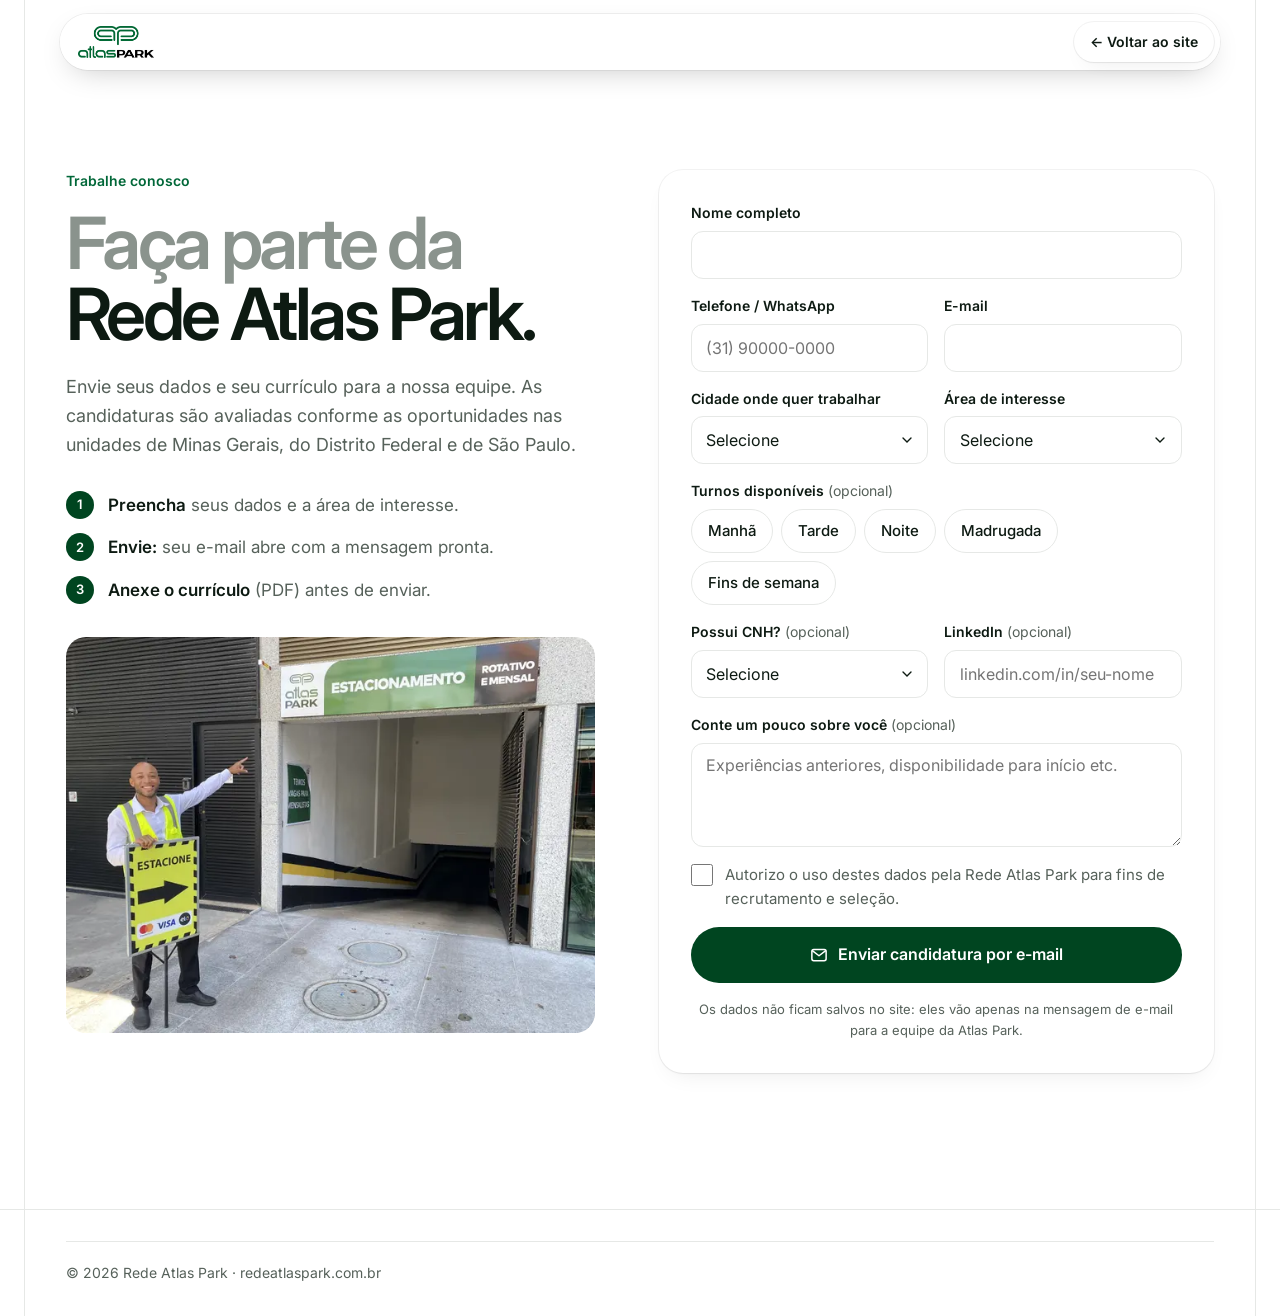
<file: trabalhe-conosco.html>
<!doctype html>
<html lang="pt-BR">
<head>
  <meta charset="utf-8">
  <meta name="viewport" content="width=device-width, initial-scale=1, viewport-fit=cover">
  <title>Trabalhe conosco | Rede Atlas Park</title>
  <meta name="description" content="Quer trabalhar na Rede Atlas Park? Envie seus dados e currículo para a nossa equipe.">
  <meta property="og:site_name" content="Rede Atlas Park">
  <meta property="og:locale" content="pt_BR">
  <meta property="og:type" content="website">
  <meta property="og:title" content="Trabalhe conosco | Rede Atlas Park">
  <meta property="og:description" content="Quer trabalhar na Rede Atlas Park? Envie seus dados e currículo para a nossa equipe.">
  <meta property="og:url" content="https://www.redeatlaspark.com.br/trabalhe-conosco">
  <meta property="og:image" content="https://www.redeatlaspark.com.br/assets/og-atlas-park-2.jpg">
  <meta property="og:image:secure_url" content="https://www.redeatlaspark.com.br/assets/og-atlas-park-2.jpg">
  <meta property="og:image:type" content="image/jpeg">
  <meta property="og:image:width" content="1200">
  <meta property="og:image:height" content="630">
  <meta property="og:image:alt" content="Logo Atlas Park: soluções inteligentes em estacionamento">
  <meta name="twitter:card" content="summary_large_image">
  <link rel="canonical" href="https://www.redeatlaspark.com.br/trabalhe-conosco">
  <meta name="theme-color" content="#004520">
  <link rel="icon" type="image/png" sizes="48x48" href="assets/favicon-48.png">
  <link rel="apple-touch-icon" href="assets/apple-touch-icon.png">
  <link rel="preconnect" href="https://fonts.googleapis.com">
  <link rel="preconnect" href="https://fonts.gstatic.com" crossorigin>
  <link href="https://fonts.googleapis.com/css2?family=Inter:wght@400;500;600&display=swap" rel="stylesheet">
  <link rel="stylesheet" href="styles.css">
</head>
<body class="page-reserve page-jobs">
  <a class="skip-link" href="#conteudo">Pular para o conteúdo</a>

  <header class="site-header">
    <div class="header-pill">
      <a class="brand" href="./" aria-label="Rede Atlas Park, página inicial">
        <img src="assets/logo-atlas-park-300.png" alt="Atlas Park" width="96" height="40">
      </a>
      <a class="btn btn-light btn-sm reserve-back" href="./">← Voltar ao site</a>
    </div>
  </header>

  <div class="page">
    <main id="conteudo" class="band section reserve">
      <div class="reserve-intro">
        <p class="reserve-tag">Trabalhe conosco</p>
        <h1><span class="muted">Faça parte da</span> Rede Atlas Park.</h1>
        <p class="section-text">
          Envie seus dados e seu currículo para a nossa equipe. As candidaturas são avaliadas conforme
          as oportunidades nas unidades de Minas Gerais, do Distrito Federal e de São Paulo.
        </p>

        <ol class="reserve-steps">
          <li><strong>Preencha</strong> seus dados e a área de interesse.</li>
          <li><strong>Envie:</strong> seu e-mail abre com a mensagem pronta.</li>
          <li><strong>Anexe o currículo</strong> (PDF) antes de enviar.</li>
        </ol>

        <figure class="jobs-photo">
          <img src="assets/fotos/equipe-entrada-640.webp" srcset="assets/fotos/equipe-entrada-640.webp 640w, assets/fotos/equipe-entrada-1000.webp 1000w" sizes="(min-width: 960px) 40vw, 90vw" alt="Colaborador Atlas Park indicando a entrada do estacionamento" width="640" height="480" loading="lazy" decoding="async">
        </figure>
      </div>

      <form class="reserve-form" id="trabalhe-form" novalidate>
        <h2 class="sr-only">Dados da candidatura</h2>

        <div class="field">
          <label for="t-nome">Nome completo</label>
          <input id="t-nome" name="nome" type="text" autocomplete="name" required>
        </div>
        <div class="field-row">
          <div class="field">
            <label for="t-tel">Telefone / WhatsApp</label>
            <input id="t-tel" name="telefone" type="tel" inputmode="tel" autocomplete="tel" placeholder="(31) 90000-0000" required>
          </div>
          <div class="field">
            <label for="t-email">E-mail</label>
            <input id="t-email" name="email" type="email" autocomplete="email" required>
          </div>
        </div>
        <div class="field-row">
          <div class="field">
            <label for="t-cidade">Cidade onde quer trabalhar</label>
            <select id="t-cidade" name="cidade" required>
              <option value="">Selecione</option>
              <option>Belo Horizonte/MG</option>
              <option>Contagem/MG</option>
              <option>Nova Lima/MG</option>
              <option>Brasília/DF</option>
              <option>São Paulo/SP</option>
            </select>
          </div>
          <div class="field">
            <label for="t-area">Área de interesse</label>
            <select id="t-area" name="area" required>
              <option value="">Selecione</option>
              <option>Atendimento e caixa</option>
              <option>Operação de estacionamento</option>
              <option>Manobrista</option>
              <option>Limpeza e conservação</option>
              <option>Manutenção</option>
              <option>Administrativo</option>
              <option>Outra</option>
            </select>
          </div>
        </div>

        <fieldset class="field chips-field">
          <legend>Turnos disponíveis <span class="optional">(opcional)</span></legend>
          <div class="chip-options">
            <label class="chip-option"><input type="checkbox" name="turno" value="Manhã"><span>Manhã</span></label>
            <label class="chip-option"><input type="checkbox" name="turno" value="Tarde"><span>Tarde</span></label>
            <label class="chip-option"><input type="checkbox" name="turno" value="Noite"><span>Noite</span></label>
            <label class="chip-option"><input type="checkbox" name="turno" value="Madrugada"><span>Madrugada</span></label>
            <label class="chip-option"><input type="checkbox" name="turno" value="Fins de semana"><span>Fins de semana</span></label>
          </div>
        </fieldset>

        <div class="field-row">
          <div class="field">
            <label for="t-cnh">Possui CNH? <span class="optional">(opcional)</span></label>
            <select id="t-cnh" name="cnh">
              <option value="">Selecione</option>
              <option>Não</option>
              <option>Sim, categoria A</option>
              <option>Sim, categoria B</option>
              <option>Sim, categoria AB</option>
              <option>Sim, outra categoria</option>
            </select>
          </div>
          <div class="field">
            <label for="t-link">LinkedIn <span class="optional">(opcional)</span></label>
            <input id="t-link" name="linkedin" type="url" inputmode="url" placeholder="linkedin.com/in/seu-nome">
          </div>
        </div>
        <div class="field">
          <label for="t-msg">Conte um pouco sobre você <span class="optional">(opcional)</span></label>
          <textarea id="t-msg" name="mensagem" rows="4" placeholder="Experiências anteriores, disponibilidade para início etc."></textarea>
        </div>

        <label class="check">
          <input type="checkbox" name="consentimento" required>
          <span>Autorizo o uso destes dados pela Rede Atlas Park para fins de recrutamento e seleção.</span>
        </label>

        <p class="form-error" role="alert" hidden></p>

        <button class="btn btn-dark btn-lg btn-block" type="submit">
          <svg class="btn-icon btn-icon-line" viewBox="0 0 24 24" aria-hidden="true"><rect x="2.5" y="4.5" width="19" height="15" rx="2.5"/><path d="M3.5 6.5l8.5 6.5 8.5-6.5"/></svg>
          Enviar candidatura por e-mail
        </button>
        <p class="form-note">Os dados não ficam salvos no site: eles vão apenas na mensagem de e-mail para a equipe da Atlas Park.</p>

        <div class="form-done" hidden>
          <p><strong>Falta pouco:</strong> no e-mail que abriu, anexe seu currículo e toque em enviar.</p>
          <p class="form-done-alt">
            O e-mail não abriu? Envie para <strong data-mail-to></strong> com o assunto <strong data-mail-subject></strong>.
          </p>
          <div class="form-done-actions">
            <button class="btn btn-light btn-sm" type="button" data-copy="to">Copiar e-mail</button>
            <button class="btn btn-light btn-sm" type="button" data-copy="body">Copiar mensagem</button>
          </div>
        </div>
      </form>
    </main>

    <footer class="site-footer band">
      <p class="footer-bottom">© <span data-year>2026</span> Rede Atlas Park · <a href="./">redeatlaspark.com.br</a></p>
    </footer>
  </div>

  <script src="trabalhe.js" defer></script>
</body>
</html>
</file>
<file: styles.css>
/* =========================================================
   Rede Atlas Park — estilos
   Estrutura do template de referência (moldura com linhas-guia,
   cabeçalho em pílula, títulos em dois tons) com a marca aplicada
   em blocos de verde. Cores e fonte observadas no site atual;
   sujeitas à validação do manual de marca.
   ========================================================= */

:root {
  --green-900: #004520;   /* verde escuro (marca) */
  --green-700: #006738;   /* verde (marca) */
  --mint:      #e6f0ea;   /* derivado: tom claro da marca */
  --white: #ffffff;
  --bg:    #ffffff;
  --tint:  #f4f5f4;       /* fundo de seções alternadas */
  --ink:   #0d1a12;
  --ink-soft: #56615a;    /* texto secundário (contraste AA) */
  --muted: #8a938d;       /* parte clara dos títulos (somente texto grande) */
  --line:  #e6e8e6;

  --font: "Inter", system-ui, -apple-system, "Segoe UI", Roboto, sans-serif;
  --shadow:
    0 0 0 1px rgba(0, 0, 0, .05),
    0 1px 2px rgba(0, 0, 0, .04),
    0 10px 24px -12px rgba(0, 0, 0, .10);

  --page: 1320px;
  --gutter: 0px;                          /* margem externa da moldura */
  --pad: clamp(20px, 3.2vw, 44px);        /* respiro interno */
  --ease: cubic-bezier(.2, .75, .2, 1);
}
@media (min-width: 768px) { :root { --gutter: 24px; } }

*, *::before, *::after { box-sizing: border-box; }
[hidden] { display: none !important; }   /* o atributo hidden sempre esconde, mesmo em .btn */

html { scroll-behavior: smooth; scroll-padding-top: 96px; overflow-x: clip; }

@media (prefers-reduced-motion: reduce) {
  html { scroll-behavior: auto; }
  *, *::before, *::after { transition: none !important; animation: none !important; }
}

body {
  margin: 0;
  font-family: var(--font);
  font-size: 1.0625rem;
  line-height: 1.6;
  color: var(--ink);
  background: var(--bg);
  -webkit-font-smoothing: antialiased;
}

img, svg { display: block; max-width: 100%; }
a { color: var(--green-700); }
p { margin: 0 0 1em; }
h1, h2, h3 { margin: 0; font-weight: 600; }
h1, h2, h3 { text-wrap: balance; }
h1 { font-size: clamp(2.75rem, 8.4vw, 6rem); line-height: .98; letter-spacing: -0.05em; }
h2 { font-size: clamp(2.125rem, 5.4vw, 3.75rem); line-height: 1.02; letter-spacing: -0.045em; }
h3 { font-size: 1.1875rem; line-height: 1.3; letter-spacing: -0.015em; }
.muted { color: var(--muted); }
h1 .muted, h2 .muted { display: block; }

.sr-only {
  position: absolute; width: 1px; height: 1px; padding: 0; margin: -1px;
  overflow: hidden; clip: rect(0 0 0 0); white-space: nowrap; border: 0;
}
.skip-link {
  position: fixed; left: 1rem; top: -100px; z-index: 100;
  background: var(--green-900); color: var(--white);
  padding: .75rem 1rem; border-radius: 999px; font-weight: 600;
}
.skip-link:focus { top: 1rem; }

:focus-visible { outline: 3px solid var(--green-700); outline-offset: 3px; border-radius: 8px; }
.band-dark :focus-visible, .contact-dark :focus-visible, .tone-3 :focus-visible, .tone-4 :focus-visible { outline-color: var(--white); }

/* ---------- Moldura da página ---------- */
.page {
  width: min(100% - 2 * var(--gutter), var(--page));
  margin-inline: auto;
  border-inline: 1px solid var(--line);
  min-height: 100vh;
}
@media (max-width: 767.98px) {
  .page { border-inline: 0; }
}
.band { position: relative; padding-inline: var(--pad); }
.band + .band::before {
  content: ""; position: absolute; top: 0; left: 50%; width: 100vw; height: 1px;
  transform: translateX(-50%); background: var(--line);
}
.section { padding-block: clamp(80px, 11vw, 136px); }

/* Faixas que ocupam toda a largura da tela, por cima da moldura */
.band-dark, .band-tint { clip-path: inset(0 -100vmax); }
.band-dark { background: var(--green-900); box-shadow: 0 0 0 100vmax var(--green-900); color: var(--white); }
.band-tint { background: var(--tint); box-shadow: 0 0 0 100vmax var(--tint); }
.band-dark::before, .band-tint::before { display: none; }

/* ---------- Botões ---------- */
.btn {
  display: inline-flex; align-items: center; justify-content: center; gap: .6rem;
  min-height: 48px; padding: 0 1.25rem;
  font: 600 .9375rem/1.2 var(--font);
  text-decoration: none; text-align: center; white-space: nowrap;
  border: 0; border-radius: 999px; cursor: pointer;
  transition: background-color .2s, color .2s, box-shadow .2s;
}
.btn-sm { min-height: 40px; padding: 0 1rem; font-size: .875rem; }
.btn-lg { min-height: 56px; padding: 0 1.625rem; font-size: 1rem; }
.btn-block { width: 100%; white-space: normal; }
@media (max-width: 479.98px) { .btn-lg { padding: 0 1rem; } }

.btn-dark { background: var(--green-900); color: var(--white); }
.btn-dark:hover { background: var(--green-700); }
.btn-light { background: var(--white); color: var(--ink); box-shadow: var(--shadow); }
.btn-light:hover { background: #f2f2f2; }
.btn-white { background: var(--white); color: var(--green-900); }
.btn-white:hover { background: var(--mint); }
.btn-outline { background: transparent; color: var(--white); box-shadow: inset 0 0 0 1.5px rgba(255, 255, 255, .4); }
.btn-outline:hover { box-shadow: inset 0 0 0 1.5px var(--white); }
.btn-icon { width: 20px; height: 20px; fill: currentColor; flex: none; }

/* ---------- Textos de apoio ---------- */
.section-head { max-width: 46rem; margin-bottom: clamp(40px, 6vw, 72px); }
.section-head-center { margin-inline: auto; text-align: center; }
.section-head-center .section-text { margin-inline: auto; }
.section-text { color: var(--ink-soft); font-size: 1.125rem; margin: 1.5rem 0 0; max-width: 36rem; }
.note { margin: .875rem 0 0; font-size: .8125rem; line-height: 1.5; color: var(--ink-soft); }

/* ---------- Cabeçalho ---------- */
.site-header {
  position: fixed; top: 14px; left: 50%; z-index: 50;
  width: min(100% - 24px, 780px); transform: translateX(-50%);
}
.header-pill {
  position: relative; display: flex; align-items: center; justify-content: space-between; gap: 1rem;
  padding: 6px 6px 6px 18px; border-radius: 999px;
  background: rgba(255, 255, 255, .94); backdrop-filter: blur(12px);
  box-shadow: 0 0 0 1px rgba(0, 0, 0, .06), 0 10px 30px -12px rgba(0, 0, 0, .25);
}
.brand { display: flex; align-items: center; min-height: 44px; }
.brand img { width: auto; height: 32px; }

.main-nav ul { list-style: none; margin: 0; padding: 0; }
.main-nav li a {
  display: block; padding: .5rem .8rem; border-radius: 999px;
  color: var(--ink); text-decoration: none; font-size: .875rem; font-weight: 600;
}
.main-nav li a:hover { background: #f1f1f1; }

.menu-toggle {
  display: none; width: 44px; height: 44px; border: 0; border-radius: 50%;
  background: #f1f1f1; cursor: pointer;
}
.menu-dots { display: flex; justify-content: center; gap: 3px; }
.menu-dots i { width: 4px; height: 4px; border-radius: 50%; background: var(--ink); }

@media (min-width: 860px) {
  .main-nav { display: flex; align-items: center; gap: .5rem; }
  .main-nav ul { display: flex; }
}
@media (max-width: 859.98px) {
  .menu-toggle { display: block; }
  .main-nav {
    position: absolute; top: calc(100% + 8px); left: 0; right: 0;
    padding: .5rem; border-radius: 22px; background: var(--white); box-shadow: var(--shadow);
    display: none;
  }
  .main-nav.is-open { display: block; }
  .main-nav li a { padding: .875rem 1rem; border-radius: 14px; font-size: 1rem; }
  .nav-cta { width: 100%; margin-top: .25rem; min-height: 48px; font-size: 1rem; }
}

/* ---------- Hero ---------- */
.hero {
  isolation: isolate;
  display: flex; flex-direction: column;
  min-height: 100svh; padding-top: clamp(120px, 15vh, 180px);
}
.hero .muted { color: #a8f0c6; }            /* verde-menta: contrasta com o vídeo sob o véu verde */
.hero h1, .lead { text-shadow: 0 2px 28px rgba(0, 30, 14, .45); }
.hero-main { flex: 1; display: flex; flex-direction: column; justify-content: center; padding-bottom: clamp(40px, 7vh, 80px); }
.hero h1 { font-size: clamp(3rem, 8vw, 6.5rem); line-height: .94; letter-spacing: -0.055em; max-width: 11ch; }
.hero-row { display: grid; gap: 2.5rem; margin-top: clamp(36px, 6vh, 64px); }
.hero-intro { display: grid; gap: 2rem; }
.lead { margin: 0; max-width: 34rem; font-size: 1.1875rem; line-height: 1.55; color: rgba(255, 255, 255, .8); }
.hero-actions { display: flex; flex-wrap: wrap; gap: .75rem; }
@media (min-width: 1000px) {
  .hero h1 { max-width: none; }
  .hero-row { grid-template-columns: 1fr auto; align-items: end; gap: 4rem; }
}
@media (max-width: 479.98px) { .hero-actions .btn { width: 100%; } }

/* Número de unidades (leva ao mapa) */
.hero-stat {
  display: flex; align-items: flex-end; gap: 1.25rem; color: var(--white); text-decoration: none;
  padding-top: 1.5rem; border-top: 1px solid rgba(255, 255, 255, .18);
}
.hero-stat-num {
  font-size: clamp(5rem, 11vw, 9.5rem); font-weight: 600; line-height: .8; letter-spacing: -0.06em;
  font-variant-numeric: tabular-nums;
}
.hero-stat-text { display: grid; gap: .75rem; padding-bottom: .35rem; }
.hero-stat-label { font-size: 1.0625rem; font-weight: 600; line-height: 1.25; }
.hero-stat-link { font-size: .9375rem; color: #9cc7ae; transition: color .2s; }
.hero-stat:hover .hero-stat-link { color: var(--white); }
.hero-stat:hover .hero-stat-link span { display: inline-block; transform: translateX(3px); transition: transform .2s; }
@media (min-width: 1000px) {
  .hero-stat { padding: 0; border-top: 0; }
}

/* Faixa com os nomes das unidades */
.hero-ticker { margin-inline: calc(var(--pad) * -1); border-top: 1px solid rgba(255, 255, 255, .14); }
.ticker-viewport {
  display: flex; overflow: hidden; padding-block: 1.35rem;
  mask-image: linear-gradient(90deg, transparent, #000 6%, #000 94%, transparent);
}
.ticker-track {
  display: flex; flex: none; gap: 2.75rem; margin: 0; padding: 0 2.75rem 0 0; list-style: none;
  animation: ticker 55s linear infinite;
}
.ticker-track li {
  display: flex; align-items: center; gap: 2.75rem; white-space: nowrap;
  font-size: clamp(1.0625rem, 1.6vw, 1.375rem); font-weight: 500; letter-spacing: -0.01em; color: rgba(255, 255, 255, .82);
}
.ticker-track li::after {
  content: ""; width: 14px; height: 14px; border-radius: 50%;
  border: 3px solid var(--green-700); box-shadow: 0 0 0 3px var(--green-900), 0 0 0 6px var(--green-700);
}
.hero-ticker:hover .ticker-track { animation-play-state: paused; }
@keyframes ticker { to { transform: translateX(-100%); } }
@media (prefers-reduced-motion: reduce) {
  .ticker-viewport { mask-image: none; flex-wrap: wrap; padding-inline: var(--pad); }
  .ticker-track { flex: 1; flex-wrap: wrap; gap: .5rem 1.5rem; padding: 0; }
  .ticker-track[aria-hidden="true"] { display: none; }
  .ticker-track li { gap: 1.5rem; font-size: 1rem; }
}

/* ---------- Soluções: cartões empilhados ----------
   Cada cartão fica fixo (sticky); --c (0 → n) é quanto os próximos já o cobriram,
   definido em script.js, e empurra o cartão para o fundo. */
.stack { list-style: none; margin: 0; padding: 0 0 4vh; display: grid; gap: clamp(20px, 4vh, 40px); }
.stack-card {
  --c: 0;
  position: sticky; top: calc(100px + var(--i) * 18px);
  display: grid; gap: 2rem; align-items: center;
  min-height: min(540px, calc(100svh - 170px));
  padding: clamp(24px, 4.5vw, 56px); border-radius: 28px;
  transform-origin: 50% 0;
  transform: perspective(1600px) translate3d(0, 0, calc(var(--c) * -70px)) rotateX(calc(min(var(--c), 1) * 2.5deg));
  box-shadow: 0 -1px 0 rgba(0, 0, 0, .04), 0 -24px 48px -28px rgba(0, 0, 0, .35);
}
.stack-card::after {
  content: ""; position: absolute; inset: 0; border-radius: inherit; pointer-events: none;
  background: var(--green-900); opacity: calc(min(var(--c), 1.6) * .22);
}
.stack-num { display: block; margin-bottom: clamp(24px, 5vh, 56px); font-size: .9375rem; font-weight: 600; font-variant-numeric: tabular-nums; opacity: .55; }
.stack-card h3 { font-size: clamp(1.875rem, 3.6vw, 3rem); line-height: 1.05; letter-spacing: -0.04em; margin-bottom: 1rem; }
.stack-card p { margin: 0; max-width: 30rem; font-size: 1.0625rem; }
.stack-card .note { margin-top: 1rem; }

.tone-1 { background: var(--white); box-shadow: 0 0 0 1px var(--line), 0 -24px 48px -28px rgba(0, 0, 0, .25); }
.tone-1 p { color: var(--ink-soft); }
.tone-2 { background: var(--mint); }
.tone-2 p { color: #3f4c44; }
.tone-3 { background: var(--green-700); color: var(--white); }
.tone-4 { background: var(--green-900); color: var(--white); }
.tone-3 p, .tone-4 p, .tone-3 .note, .tone-4 .note { color: rgba(255, 255, 255, .8); }

.stack-media { margin: 0; }
.stack-media img { width: 100%; height: auto; border-radius: 18px; }
.stack-media figcaption { margin-top: .75rem; font-size: .8125rem; font-weight: 600; opacity: .7; }

.stack-aside-title { margin: 0 0 1rem; font-size: .875rem; font-weight: 600; color: var(--ink-soft); }
.chips { list-style: none; margin: 0; padding: 0; display: flex; flex-wrap: wrap; gap: .5rem; }
.chips li {
  padding: .55rem .95rem; border-radius: 999px; background: var(--tint);
  font-size: .9375rem; font-weight: 500;
}

@media (min-width: 860px) {
  .stack-card { grid-template-columns: 1fr 1fr; gap: clamp(32px, 5vw, 72px); }
}
@media (max-width: 859.98px) {
  .stack-card { top: calc(84px + var(--i) * 12px); min-height: 0; align-content: start; }
  .stack-num { margin-bottom: 1.25rem; }
}

/* ---------- Diferenciais ---------- */
.card-grid { display: grid; gap: 1rem; }
.card { padding: 1.5rem 1.5rem 1.625rem; border-radius: 18px; background: var(--white); box-shadow: var(--shadow); }
.card h3 { margin-bottom: .45rem; }
.card > p { margin: 0; font-size: .96875rem; color: var(--ink-soft); }
.card > .note { margin-top: .75rem; font-size: .8125rem; }
.card-img {
  display: block; width: calc(100% + 3rem); max-width: none; height: auto; margin: -1.5rem -1.5rem 1.25rem;
  aspect-ratio: 4 / 3; object-fit: cover; border-radius: 18px 18px 0 0;
}
.card-img-logos { object-fit: contain; padding: .75rem 2.5rem; background: var(--white); border-bottom: 1px solid var(--line); }
@media (min-width: 640px) { .card-grid { grid-template-columns: repeat(2, 1fr); } }
@media (min-width: 1000px) { .card-grid { grid-template-columns: repeat(3, 1fr); } }
.card { overflow: hidden; }
.card-img { transition: transform .8s var(--ease); }
.card:hover .card-img { transform: scale(1.04); }
.card-highlight {
  display: flex; flex-direction: column; justify-content: flex-end; min-height: 260px;
  background: var(--green-900); color: var(--white); box-shadow: none;
  background-image: url(assets/simbolo-atlas-park.png); background-repeat: no-repeat;
  background-size: 70% auto; background-position: 120% 12%;
}
.card-highlight h3 { font-size: 1.625rem; letter-spacing: -0.03em; }
.card-highlight > p { color: rgba(255, 255, 255, .8); }

/* ---------- Sobre + missão, visão e valores ---------- */
.split { display: grid; gap: 2rem; }
@media (min-width: 900px) { .split { grid-template-columns: 1fr 1fr; gap: 4rem; align-items: start; } }

.about-copy p { font-size: clamp(1.1875rem, 2vw, 1.5rem); line-height: 1.5; letter-spacing: -0.01em; color: var(--ink); }
.about-copy p:last-child { margin-bottom: 0; }

.mvv { display: grid; gap: 1rem; margin-top: clamp(64px, 9vw, 112px); scroll-margin-top: 110px; }
.mvv-item { padding: 1.75rem; border-radius: 18px; background: var(--tint); }
.mvv-item img { width: 40px; height: 40px; object-fit: contain; margin-bottom: 1.5rem; }
.mvv-item h3 { margin-bottom: .6rem; }
.mvv-item p { margin: 0; color: var(--ink-soft); }
.values { margin: 0; padding-left: 1.1rem; color: var(--ink-soft); display: grid; gap: .2rem; }
@media (min-width: 900px) { .mvv { grid-template-columns: repeat(3, 1fr); } }

/* ---------- Contato ---------- */
.contact-grid { display: grid; gap: 1rem; max-width: 1000px; margin-inline: auto; }
.contact-card {
  display: flex; flex-direction: column; align-items: flex-start; gap: .875rem;
  padding: clamp(1.5rem, 4vw, 2.5rem); border-radius: 28px;
  background: var(--white); box-shadow: var(--shadow);
}
.contact-tag { margin: 0; font-size: .875rem; font-weight: 600; color: var(--green-700); }
.contact-card h3 { font-size: clamp(1.625rem, 3.4vw, 2.25rem); letter-spacing: -0.035em; line-height: 1.08; }
.contact-desc { margin: 0 0 .75rem; color: var(--ink-soft); }
.contact-actions { display: grid; gap: .625rem; width: 100%; margin-top: auto; }
.contact-meta { margin: 0; width: 100%; text-align: center; font-size: .9375rem; }
.contact-meta a { font-weight: 600; text-underline-offset: 3px; overflow-wrap: anywhere; }

.contact-dark { background: var(--green-900); color: var(--white); box-shadow: none; }
.contact-dark .contact-tag { color: #9cc7ae; }
.contact-dark .contact-desc { color: rgba(255, 255, 255, .8); }
.contact-dark .contact-meta a { color: var(--white); }
.contact-dark .btn-white { margin-top: auto; }
@media (min-width: 800px) { .contact-grid { grid-template-columns: 1fr 1fr; } }

/* ---------- Rodapé ---------- */
.site-footer { padding-block: 3.5rem 2rem; font-size: .9375rem; color: var(--ink-soft); }
.footer-top { display: grid; gap: 2rem; }
.footer-brand img { width: auto; height: 40px; margin-bottom: 1rem; }
.footer-brand p { margin: 0; }
.footer-title { margin-bottom: .75rem; font-weight: 600; color: var(--ink); }
.site-footer ul { list-style: none; margin: 0; padding: 0; display: grid; gap: .5rem; }
.site-footer a { color: var(--ink-soft); text-decoration: none; overflow-wrap: anywhere; }
.site-footer a:hover { color: var(--green-700); text-decoration: underline; text-underline-offset: 3px; }
.footer-bottom { margin: 2.5rem 0 0; padding-top: 1.25rem; border-top: 1px solid var(--line); font-size: .875rem; }
@media (min-width: 600px) { .footer-top { grid-template-columns: 1fr 1fr; } }
@media (min-width: 960px) { .footer-top { grid-template-columns: 1.4fr 1fr 1.3fr; } }

/* ---------- Barra de ações flutuante ---------- */
.dock {
  position: fixed; left: 50%; bottom: 14px; z-index: 40;
  display: flex; gap: 6px; padding: 6px; border-radius: 999px;
  background: rgba(255, 255, 255, .95); backdrop-filter: blur(12px);
  box-shadow: 0 0 0 1px rgba(0, 0, 0, .06), 0 14px 32px -12px rgba(0, 0, 0, .25);
  transform: translate(-50%, 160%); transition: transform .35s var(--ease);
}
.dock.is-visible { transform: translate(-50%, 0); }
.dock .btn { min-height: 44px; font-size: .875rem; }
.dock .btn-light { box-shadow: none; background: #f1f1f1; }
@media (max-width: 519.98px) {
  .dock { width: calc(100% - 24px); bottom: calc(10px + env(safe-area-inset-bottom)); }
  .dock .btn { flex: 1; padding: 0 .75rem; }
  .dock .btn-dark { flex: 1.35; }
}

/* =========================================================
   Efeitos de rolagem (ativados por script.js)
   ========================================================= */
.js [data-reveal] {
  opacity: 0; transform: translate3d(0, 28px, 0);
  transition: opacity .8s ease, transform 1s var(--ease);
  transition-delay: calc(var(--d, 0) * 90ms);
}
.js [data-reveal].is-in { opacity: 1; transform: none; }

.js [data-words] .w { color: #c9cfcb; transition: color .25s ease; }
.js [data-words] .w.on { color: var(--ink); }

@media (prefers-reduced-motion: reduce) {
  .js [data-reveal] { opacity: 1; transform: none; }
  .js [data-words] .w { color: inherit; }
  .stack-card { transform: none; }
  .stack-card::after { opacity: 0; }
}

/* ---------- Unidades: lista + mapa ---------- */
.units { display: grid; gap: 1rem; }
.units-panel { display: flex; flex-direction: column; min-height: 0; }
.units-tabs { display: flex; gap: .5rem; margin-bottom: 1rem; }
.units-tab {
  display: inline-flex; align-items: center; gap: .5rem; min-height: 44px; padding: 0 1.1rem;
  border: 0; border-radius: 999px; background: var(--white); box-shadow: var(--shadow);
  font: 600 .9375rem var(--font); color: var(--ink); cursor: pointer;
}
.units-tab span:not(.sr-only) { font-size: .8125rem; opacity: .55; }
.units-tab[aria-selected="true"] { background: var(--green-900); color: var(--white); box-shadow: none; }

.units-list { list-style: none; margin: 0; padding: 0; display: grid; gap: .5rem; }
.units-list[hidden] { display: none; }
.unit {
  display: block; padding: 1rem 1.125rem; border-radius: 16px; background: var(--white);
  box-shadow: var(--shadow); color: var(--ink); text-decoration: none;
  transition: box-shadow .2s, background-color .2s;
}
.unit:hover { box-shadow: 0 0 0 1.5px var(--green-700), 0 10px 24px -12px rgba(0, 0, 0, .12); }
.unit.is-active { background: var(--green-900); color: var(--white); box-shadow: none; }
.unit-name { display: block; font-weight: 600; letter-spacing: -0.01em; }
.unit-addr { display: block; margin-top: .2rem; font-size: .875rem; line-height: 1.45; color: var(--ink-soft); }
.unit.is-active .unit-addr { color: rgba(255, 255, 255, .75); }
.unit-note {
  display: inline-block; margin-top: .55rem; padding: .25rem .6rem; border-radius: 999px;
  background: var(--mint); color: var(--green-900); font-size: .75rem; font-weight: 600;
}

.units-map {
  position: relative; overflow: hidden; border-radius: 24px;
  background: radial-gradient(120% 90% at 50% 40%, #014a24 0%, #00331a 55%, #00210f 100%);
  min-height: 360px; box-shadow: var(--shadow);
}
.globe { position: absolute; inset: 0; width: 100%; height: 100%; cursor: grab; touch-action: pan-y; }
.globe.is-dragging { cursor: grabbing; }
.units-card {
  position: absolute; left: 12px; right: 12px; bottom: 12px;
  display: flex; flex-wrap: wrap; align-items: center; gap: .5rem 1rem;
  padding: .875rem 1rem; border-radius: 16px; background: rgba(255, 255, 255, .97);
  box-shadow: 0 10px 30px -12px rgba(0, 0, 0, .3);
}
.units-card-name { flex: 1 1 100%; margin: 0; font-weight: 600; }
.units-card-addr { flex: 1 1 14rem; margin: 0; font-size: .875rem; color: var(--ink-soft); }
.units-card-actions { display: flex; flex-wrap: wrap; gap: .5rem; }
.units-card-actions .btn { min-height: 44px; }

@media (min-width: 900px) {
  .units { grid-template-columns: minmax(300px, 5fr) 7fr; gap: 1.5rem; align-items: stretch; }
  .units-panel { max-height: 620px; }
  .units-list { overflow-y: auto; padding: 2px 6px 6px 2px; scrollbar-width: thin; }
  .units-map { min-height: 620px; }
  .units-card { left: auto; right: 16px; bottom: 16px; max-width: 380px; }
}
@media (max-width: 899.98px) {
  .units-map { order: -1; height: auto; min-height: 0; padding-top: 330px; scroll-margin-top: 90px; }
  .globe { height: 330px; bottom: auto; }
  .units-card { position: relative; left: auto; right: auto; bottom: auto; margin: 0 10px 10px; }
}

/* Logos dos estabelecimentos */
.unit { display: grid; grid-template-columns: 1fr auto; column-gap: 1rem; align-items: center; }
.unit > :not(.unit-logo) { grid-column: 1; }
.unit-logo {
  grid-column: 2; grid-row: 1 / span 3;
  display: grid; place-items: center; width: 88px; height: 56px; padding: 6px 8px;
  border-radius: 12px; background: var(--white); box-shadow: 0 0 0 1px var(--line);
}
.unit-logo img { width: auto; height: auto; max-width: 72px; max-height: 44px; object-fit: contain; }
.units-card-logo img { width: auto; height: auto; max-width: 58px; max-height: 36px; object-fit: contain; }
.unit-logo.is-dark, .units-card-logo.is-dark { background: var(--ink); }
.unit.is-active .unit-logo { box-shadow: none; }
.units-card-logo {
  display: grid; place-items: center; flex: none; width: 72px; height: 46px; padding: 5px 7px;
  border-radius: 10px; background: var(--white); box-shadow: 0 0 0 1px var(--line);
}
.units-card-logo[hidden] { display: none; }
.units-card-name { flex: 1 1 12rem; }

/* Logos na faixa do hero: versões vetoriais brancas */
.ticker-track li.ticker-logo { height: 44px; }
.ticker-track li.ticker-logo img { flex: none; width: auto; height: 44px; max-width: 170px; object-fit: contain; opacity: .92; }

/* Zoom até a rua: o mapa do endereço aparece ao fim do mergulho do globo */
.units-street {
  position: absolute; inset: 0; width: 100%; height: 100%; border: 0;
  opacity: 0; visibility: hidden; transform: scale(1.12);
  transition: opacity .45s ease, transform .9s var(--ease), visibility 0s linear .45s;
}
.units-map.is-street .units-street {
  opacity: 1; visibility: visible; transform: none;
  transition: opacity .45s ease, transform .9s var(--ease), visibility 0s;
}
.units-back {
  position: absolute; right: 14px; top: 14px; z-index: 2;
  min-height: 40px; padding: 0 1rem; border: 0; border-radius: 999px; cursor: pointer;
  background: var(--green-900); color: var(--white); font: 600 .875rem var(--font);
  box-shadow: 0 8px 20px -8px rgba(0, 0, 0, .4);
}
.units-back[hidden] { display: none; }
.units-card { z-index: 2; }
@media (max-width: 899.98px) {
  .units-street { height: 330px; bottom: auto; }
}


/* Fotos: cartões empilhados, galeria e mensalistas */
.stack-media img { aspect-ratio: 4 / 3; object-fit: cover; }


.contact-img {
  display: block; width: calc(100% + 2 * clamp(1.5rem, 4vw, 2.5rem)); max-width: none; height: auto;
  margin: calc(-1 * clamp(1.5rem, 4vw, 2.5rem)) calc(-1 * clamp(1.5rem, 4vw, 2.5rem)) .5rem;
  aspect-ratio: 16 / 9; object-fit: cover; border-radius: 28px 28px 0 0;
}

/* ---------- Galeria em carrossel com parallax ----------
   Base (sem JS / "reduzir movimento"): faixa com rolagem lateral nativa.
   Com JS (.is-enhanced): faixa infinita movida por transform; ver script.js. */
.pgallery {
  --H: clamp(300px, 42vw, 580px);
  position: relative; margin: clamp(56px, 8vw, 96px) calc(50% - 50vw) 0;
  overflow-x: auto; overscroll-behavior-x: contain; scrollbar-width: none;
  outline-offset: -4px;
}
.pgallery::-webkit-scrollbar { display: none; }
.pg-track { display: flex; align-items: flex-start; width: max-content; height: var(--H); padding-inline: 4vw; }
.pg-item {
  flex: none; position: relative; z-index: var(--z);
  height: calc(var(--H) * var(--h)); margin: calc(var(--H) * var(--y)) calc(var(--H) * -0.05) 0 0;
  aspect-ratio: var(--ar); overflow: hidden; border-radius: 16px; background: var(--tint);
  box-shadow: 0 24px 48px -24px rgba(0, 30, 15, .45);
}
.pg-item img {
  position: absolute; top: -3%; left: -3%; width: 106%; max-width: none; height: 106%; object-fit: cover;   /* só 3% de sobra para o parallax */
  transform: translate3d(var(--px, 0px), 0, 0); user-select: none; -webkit-user-drag: none;
}
.pgallery.is-enhanced { overflow: hidden; cursor: grab; touch-action: pan-y; user-select: none; }
.pgallery.is-dragging { cursor: grabbing; }
.pgallery.is-enhanced .pg-track { will-change: transform; }
@media (max-width: 599.98px) { .pgallery { --H: clamp(280px, 88vw, 380px); } }
/* Preto e branco; ganha cor ao passar o mouse (no toque: a foto do centro) */
.pg-item img { filter: grayscale(1) contrast(1.05); transition: filter .6s ease; }
.pg-item:hover img, .pg-item.is-center img { filter: none; }

/* Atendimento por região (mensalistas): MG e SP / Brasília (DF) */
.region-switch { display: none; }
.js .region-switch {
  display: inline-flex; gap: 4px; padding: 4px; margin: .25rem 0 .5rem;
  border-radius: 999px; background: var(--tint);
}
.region-switch button {
  min-height: 40px; padding: 0 1.1rem; border: 0; border-radius: 999px; cursor: pointer;
  background: transparent; color: var(--ink-soft); font: 600 .875rem var(--font);
}
.region-switch button[aria-selected="true"] { background: var(--white); color: var(--ink); box-shadow: var(--shadow); }
.region-panel { display: grid; gap: .875rem; width: 100%; }
.region-panel[hidden] { display: none; }
.region-note { margin: 0; font-size: .875rem; font-weight: 600; color: var(--green-700); }
.contact-meta-soft { font-size: .875rem; color: var(--ink-soft); }
.units-card-contact { flex: 1 1 100%; margin: 0; font-size: .8125rem; line-height: 1.5; color: var(--ink-soft); }
.units-card-contact[hidden] { display: none; }
.units-card-contact a { font-weight: 600; white-space: nowrap; }
.footer-subtitle { margin-top: 1.5rem; }

/* =========================================================
   Celular: ajustes finais (auditoria em 360, 375 e 390 px)
   ========================================================= */
html { -webkit-text-size-adjust: 100%; text-size-adjust: 100%; }
a, button, [role="tab"] { -webkit-tap-highlight-color: rgba(0, 69, 32, .12); }

/* Margens de segurança do iPhone (notch, barra inferior); requer viewport-fit=cover */
body { padding-left: env(safe-area-inset-left); padding-right: env(safe-area-inset-right); }
.site-header { top: calc(14px + env(safe-area-inset-top)); }
.dock { bottom: calc(14px + env(safe-area-inset-bottom)); }

/* Alvos de toque com pelo menos ~40px */
.contact-meta a { display: inline-block; padding: .6rem .25rem; }
.units-card-contact a { display: inline-block; padding: .55rem 0; }
.site-footer ul { gap: 0; }
.site-footer li a { display: inline-block; padding: .6rem 0; }
.region-switch button { min-height: 44px; }
.unit-note { font-size: .8125rem; }

/* Efeitos de passar o mouse não "grudam" depois de um toque */
@media (hover: none) {
  .card:hover .card-img, .gallery-item:hover img { transform: none; }
  .unit:not(.is-active):hover { box-shadow: var(--shadow); }
  .pg-item:not(.is-center):hover img { filter: grayscale(1) contrast(1.05); }
}

@media (max-width: 599.98px) {
  /* Hero */
  .hero h1 { font-size: min(3rem, 12.6vw); }
  .lead { font-size: 1.0625rem; }

  /* Unidades: logo menor para o endereço respirar */
  .unit { padding: .9rem 1rem; column-gap: .75rem; }
  .unit-logo { width: 64px; height: 44px; padding: 5px 6px; border-radius: 10px; }
  .unit-logo img { max-width: 52px; max-height: 32px; }
}

@media (max-width: 859.98px) {
  /* Cartões empilhados mais compactos: cabem na tela mesmo no iPhone SE */
  .stack-card { padding: 22px 22px 24px; gap: 1.25rem; border-radius: 24px; }
  .stack-num { margin-bottom: .75rem; }
  .stack-card h3 { font-size: 1.75rem; margin-bottom: .6rem; }
  .stack-card p { font-size: 1rem; }
  .stack-media img { aspect-ratio: 4 / 3; border-radius: 14px; }
  .stack-media figcaption { margin-top: .5rem; }
}

/* Tela baixa (celular deitado): cartões deixam de ficar fixos */
@media (max-height: 620px) {
  .stack-card { position: relative; top: auto; transform: none; }
  .stack-card::after { opacity: 0; }
}

/* Lista longa de unidades no celular: mostra 5 e um botão "ver todas" */
.units-more-item { display: none; }
@media (max-width: 899.98px) {
  .units-list.is-collapsible:not(.is-expanded) > li:nth-child(n+6):not(.units-more-item) { display: none; }
  .units-list.is-collapsible:not(.is-expanded) > .units-more-item { display: block; }
}

/* Celular deitado: título dimensionado pela altura da tela */
@media (max-height: 500px) and (orientation: landscape) {
  .hero { min-height: 0; padding-top: 104px; }
  .hero h1, .hero h1 { font-size: min(3.25rem, 13vh); max-width: none; }
  .hero-row { margin-top: 20px; }
  .hero-main { padding-bottom: 32px; }
}

/* ---------- Hero: vídeo de fundo ---------- */
.hero-media {
  position: absolute; z-index: -1; top: 0; bottom: 0; left: 50%; width: 100vw; transform: translateX(-50%);
  overflow: hidden; background: var(--green-900) url(assets/video/hero-desktop-poster.webp) center / cover no-repeat;
}
.hero-video {
  position: absolute; inset: 0; width: 100%; height: 100%; object-fit: cover;
  opacity: 0; transition: opacity 1.2s ease;
}
.hero-video.is-playing { opacity: 1; }
/* véu verde: escuro atrás do texto, mais aberto à direita, sólido na base (faixa das unidades) */
.hero-media::after {
  content: ""; position: absolute; inset: 0;
  background:
    linear-gradient(90deg, rgba(0, 46, 21, .9) 0%, rgba(0, 46, 21, .78) 38%, rgba(0, 46, 21, .42) 72%, rgba(0, 46, 21, .5) 100%),
    linear-gradient(180deg, rgba(0, 46, 21, .45) 0%, transparent 22%, transparent 62%, var(--green-900) 100%);
}
@media (orientation: portrait) {
  .hero-media { background-image: url(assets/video/hero-mobile-poster.webp); }
  .hero-media::after {
    background: linear-gradient(180deg, rgba(0, 46, 21, .78) 0%, rgba(0, 46, 21, .82) 45%, rgba(0, 46, 21, .9) 72%, var(--green-900) 100%);
  }
}

/* ---------- Hero: parallax na rolagem ----------
   --hp (0 → 1) definido em script.js. "translate" e "filter: opacity" são propriedades
   separadas de transform/opacity, então não interferem na animação de entrada. */
.hero { --hp: 0; }
.hero-media { transform: translateX(-50%) translate3d(0, calc(var(--hp) * 42%), 0); }
/* o zoom fica no vídeo, dentro do quadro (overflow: hidden): não alarga a página */
.hero-video { transform: scale(calc(1 + var(--hp) * .25)); transform-origin: 50% 0; }
.hero h1 { translate: 0 calc(var(--hp) * -34vh); filter: opacity(calc(1 - var(--hp) * 1.6)); }
.hero .lead { translate: 0 calc(var(--hp) * -16vh); filter: opacity(calc(1 - var(--hp) * 1.4)); }
.hero .hero-actions { translate: 0 calc(var(--hp) * -9vh); }
.hero-stat { translate: 0 calc(var(--hp) * -46vh); }
@media (max-width: 999.98px) {
  /* no celular o hero é mais alto que a tela: movimento mais contido */
  .hero h1 { translate: 0 calc(var(--hp) * -14vh); filter: opacity(calc(1 - var(--hp) * 1.2)); }
  .hero .lead { translate: 0 calc(var(--hp) * -9vh); filter: none; }
  .hero .hero-actions { translate: 0 calc(var(--hp) * -5vh); }
  .hero-stat { translate: 0 calc(var(--hp) * -7vh); }
}
@media (prefers-reduced-motion: reduce) {
  .hero-media { transform: translateX(-50%); }
  .hero-video { transform: none; }
  .hero h1, .hero .lead, .hero .hero-actions, .hero-stat { translate: none; filter: none; }
}

/* ---------- Reserva de vaga antecipada (Casa Vereda) ---------- */
.btn-mint { background: var(--mint); color: var(--green-900); }
.btn-mint:hover { background: #d5e8dc; }
.btn-icon-line { width: 18px; height: 18px; fill: none; stroke: currentColor; stroke-width: 2; stroke-linecap: round; stroke-linejoin: round; }

/* destaque no card de mensalistas */
.reserve-callout {
  display: flex; align-items: center; justify-content: space-between; gap: 1rem; width: 100%;
  padding: .9rem 1.1rem; border-radius: 16px; background: var(--mint); color: var(--green-900);
  text-decoration: none; transition: background-color .2s;
}
.reserve-callout:hover { background: #d5e8dc; }
.reserve-callout-text { display: grid; gap: .1rem; }
.reserve-callout-text strong { font-weight: 600; }
.reserve-callout-text span { font-size: .875rem; color: #3f5a4a; }
.reserve-callout-arrow {
  display: grid; place-items: center; flex: none; width: 36px; height: 36px; border-radius: 50%;
  background: var(--green-900); color: var(--white); font-weight: 600;
}

/* janela */
.modal {
  width: min(460px, calc(100vw - 32px)); max-height: calc(100dvh - 32px); padding: 0;
  border: 0; border-radius: 24px; background: var(--white); color: var(--ink);
  box-shadow: 0 30px 80px -20px rgba(0, 30, 14, .5); overflow: auto;
}
.modal::backdrop { background: rgba(0, 22, 10, .6); backdrop-filter: blur(4px); }
.modal[open] { animation: modal-in .35s var(--ease); }
@keyframes modal-in { from { opacity: 0; transform: translateY(16px) scale(.98); } }
.modal-card { position: relative; display: grid; gap: .875rem; padding: clamp(1.5rem, 5vw, 2.25rem); }
.modal-card > p { margin: 0; color: var(--ink-soft); }
.modal-card h2 { font-size: clamp(1.625rem, 4vw, 2rem); letter-spacing: -0.035em; line-height: 1.1; }
.modal-logo { width: 120px; height: auto; margin-bottom: .25rem; }
.modal-card .modal-tag { font-size: .875rem; font-weight: 600; color: var(--green-700); }
.modal-card .btn { margin-top: .5rem; }
.modal-card .modal-note { font-size: .8125rem; text-align: center; }
.modal-card .modal-foot { font-size: .875rem; line-height: 1.5; }
.modal-close {
  position: absolute; top: 12px; right: 12px; display: grid; place-items: center;
  width: 44px; height: 44px; border: 0; border-radius: 50%; background: var(--tint); color: var(--ink); cursor: pointer;
}
.modal-close svg { width: 18px; height: 18px; fill: none; stroke: currentColor; stroke-width: 2.4; stroke-linecap: round; }
@media (prefers-reduced-motion: reduce) { .modal[open] { animation: none; } }

/* página /reserva */
.page-reserve .header-pill { padding-right: 6px; }
.reserve { display: grid; gap: 2.5rem; padding-top: clamp(120px, 14vw, 170px); }
.reserve h1 { font-size: clamp(2.5rem, 6vw, 4.5rem); line-height: .98; letter-spacing: -0.05em; }
.reserve-tag { margin: 0 0 1rem; font-size: .875rem; font-weight: 600; color: var(--green-700); }
.reserve-steps { margin: 2rem 0 0; padding: 0; list-style: none; counter-reset: passo; display: grid; gap: .9rem; }
.reserve-steps li { counter-increment: passo; position: relative; padding-left: 2.6rem; min-height: 28px; color: var(--ink-soft); }
.reserve-steps li::before {
  content: counter(passo); position: absolute; left: 0; top: -1px; display: grid; place-items: center; width: 28px; height: 28px;
  border-radius: 50%; background: var(--green-900); color: var(--white); font-size: .8125rem; font-weight: 600;
}
.reserve-steps strong { color: var(--ink); font-weight: 600; }

.reserve-form {
  display: grid; gap: 1rem; align-content: start; padding: clamp(1.25rem, 4vw, 2rem);
  border-radius: 24px; background: var(--white); box-shadow: var(--shadow);
}
.field { display: grid; gap: .4rem; min-width: 0; }
.field label { font-size: .875rem; font-weight: 600; }
.field .optional { font-weight: 400; color: var(--ink-soft); }
.field input, .field textarea {
  width: 100%; min-height: 48px; padding: .7rem .9rem; border: 1.5px solid var(--line); border-radius: 12px;
  background: var(--white); color: var(--ink); font: 400 1rem var(--font);    /* 16px evita zoom no iPhone */
  transition: border-color .2s, box-shadow .2s;
}
.field textarea { resize: vertical; }
.field input:focus, .field textarea:focus { outline: none; border-color: var(--green-700); box-shadow: 0 0 0 3px rgba(0, 103, 56, .15); }
.field input:user-invalid { border-color: #c0392b; }
.field-row { display: grid; gap: 1rem; }
@media (min-width: 560px) { .field-row { grid-template-columns: 1fr 1fr; } }
.check { display: flex; gap: .75rem; align-items: flex-start; font-size: .9375rem; color: var(--ink-soft); cursor: pointer; }
.check input { flex: none; width: 22px; height: 22px; margin: 1px 0 0; accent-color: var(--green-700); }
.form-error { margin: 0; padding: .7rem .9rem; border-radius: 12px; background: #fdecea; color: #8e2a1f; font-size: .9375rem; font-weight: 600; }
.form-error[hidden], .form-done[hidden] { display: none; }
.form-note { margin: 0; font-size: .8125rem; color: var(--ink-soft); text-align: center; }
.form-done { padding: .9rem 1rem; border-radius: 12px; background: var(--mint); color: var(--green-900); }
.form-done p { margin: 0; }
.page-reserve .site-footer { padding-block: 2rem; }
.page-reserve .footer-bottom { margin: 0; }
@media (min-width: 960px) {
  .reserve { grid-template-columns: 1fr 1.05fr; gap: 4rem; align-items: start; }
  .reserve-intro { position: sticky; top: 120px; }
}

/* ---------- Destaques da reserva antecipada (hero e menu) ---------- */
.btn-reserve { background: #a8f0c6; color: var(--green-900); box-shadow: 0 10px 28px -12px rgba(168, 240, 198, .55); }
.btn-reserve:hover { background: #c4f6d8; }
.btn-reserve .btn-icon-line { width: 20px; height: 20px; }

.main-nav .nav-reserve {
  display: flex; align-items: center; gap: .45rem;
  background: var(--mint); color: var(--green-900);
}
.main-nav .nav-reserve:hover { background: #d5e8dc; }
.nav-reserve .btn-icon-line { width: 17px; height: 17px; flex: none; }
.nav-reserve small { display: none; }
@media (max-width: 859.98px) {
  /* menu do celular: item destacado, com a unidade abaixo do título */
  .main-nav li.nav-reserve-item { margin-top: .5rem; }
  .main-nav .nav-reserve {
    display: grid; grid-template-columns: auto 1fr; column-gap: .75rem; align-items: center;
    padding: .8rem 1rem; border-radius: 14px; font-weight: 600;
  }
  .nav-reserve .btn-icon-line { grid-row: 1 / span 2; width: 22px; height: 22px; }
  .nav-reserve small { display: block; font-size: .8125rem; font-weight: 500; color: #3f5a4a; }
}
@media (min-width: 860px) {
  .site-header { width: min(100% - 24px, 900px); }
}

/* ---------- Trabalhe conosco ---------- */
.field select {
  width: 100%; min-height: 48px; padding: .7rem 2.4rem .7rem .9rem; border: 1.5px solid var(--line); border-radius: 12px;
  background: var(--white) url("data:image/svg+xml,%3Csvg xmlns='http://www.w3.org/2000/svg' viewBox='0 0 24 24' fill='none' stroke='%230d1a12' stroke-width='2' stroke-linecap='round'%3E%3Cpath d='M6 9l6 6 6-6'/%3E%3C/svg%3E") right .8rem center / 16px no-repeat;
  color: var(--ink); font: 400 1rem var(--font); appearance: none; -webkit-appearance: none; cursor: pointer;
}
.field select:focus { outline: none; border-color: var(--green-700); box-shadow: 0 0 0 3px rgba(0, 103, 56, .15); }
.chips-field { margin: 0; padding: 0; border: 0; min-width: 0; }
.chips-field legend { padding: 0; margin-bottom: .4rem; font-size: .875rem; font-weight: 600; }
.chip-options { display: flex; flex-wrap: wrap; gap: .5rem; }
.chip-option { position: relative; cursor: pointer; }
.chip-option input { position: absolute; opacity: 0; width: 1px; height: 1px; }
.chip-option span {
  display: inline-flex; align-items: center; min-height: 44px; padding: 0 1rem; border-radius: 999px;
  border: 1.5px solid var(--line); background: var(--white); font-size: .9375rem; font-weight: 500;
  transition: background-color .2s, border-color .2s, color .2s;
}
.chip-option input:checked + span { background: var(--green-900); border-color: var(--green-900); color: var(--white); }
.chip-option input:focus-visible + span { outline: 3px solid var(--green-700); outline-offset: 2px; }
.form-done { display: grid; gap: .6rem; }
.form-done-alt { font-size: .875rem; overflow-wrap: anywhere; }
.form-done-actions { display: flex; flex-wrap: wrap; gap: .5rem; }
.form-done-actions .btn { min-height: 44px; }
.jobs-photo { margin: 2rem 0 0; }
.jobs-photo img { width: 100%; height: auto; border-radius: 20px; }
@media (max-width: 959.98px) { .jobs-photo { display: none; } }

/* chamada na seção de contato */
.jobs-callout {
  display: flex; align-items: center; justify-content: space-between; gap: 1rem;
  max-width: 1000px; margin: 1rem auto 0; padding: 1.1rem 1.4rem; border-radius: 20px;
  background: var(--white); box-shadow: var(--shadow); color: var(--ink); text-decoration: none;
}
.jobs-callout-text { display: grid; gap: .15rem; }
.jobs-callout-text strong { font-weight: 600; }
.jobs-callout-text span { font-size: .9375rem; color: var(--ink-soft); }
.jobs-callout-arrow {
  display: grid; place-items: center; flex: none; width: 40px; height: 40px; border-radius: 50%;
  background: var(--green-900); color: var(--white); font-weight: 600; transition: transform .2s;
}
@media (hover: hover) { .jobs-callout:hover .jobs-callout-arrow { transform: translateX(3px); } }

/* menu: no computador só cabe em telas largas */
@media (min-width: 860px) and (max-width: 1279.98px) { .main-nav .nav-jobs-item { display: none; } }
@media (min-width: 1280px) { .site-header { width: min(100% - 24px, 1160px); } }

/* Botões do hero podem quebrar linha em telas estreitas (textos longos não alargam a página) */
@media (max-width: 599.98px) {
  .hero-actions .btn { white-space: normal; text-wrap: balance; line-height: 1.25; padding-block: .6rem; }
}

/* ---------- Reserva exclusiva da Casa Vereda ---------- */
.btn-reserve-text { display: grid; text-align: left; line-height: 1.15; }
.btn-reserve-text small { font-size: .8125rem; font-weight: 600; letter-spacing: .02em; color: #1f5a37; }
.modal-only, .modal-card > .modal-only {
  margin: 0; padding: .7rem .9rem; border-radius: 12px; background: var(--mint);
  color: var(--green-900); font-size: .9375rem; line-height: 1.45;
}
.modal-only strong { font-weight: 600; }
/* barra do computador: mostra "Casa Vereda" ao lado de "Reserva de vaga" */
@media (min-width: 860px) {
  .main-nav .nav-reserve small {
    display: inline; font-size: .75rem; font-weight: 600; padding: .15rem .45rem; border-radius: 999px;
    background: var(--white); color: var(--green-700);
  }
}
@media (min-width: 860px) and (max-width: 1279.98px) {
  .main-nav .nav-reserve > span { display: none; }   /* telas médias: ícone + "Casa Vereda" */
}
</file>
